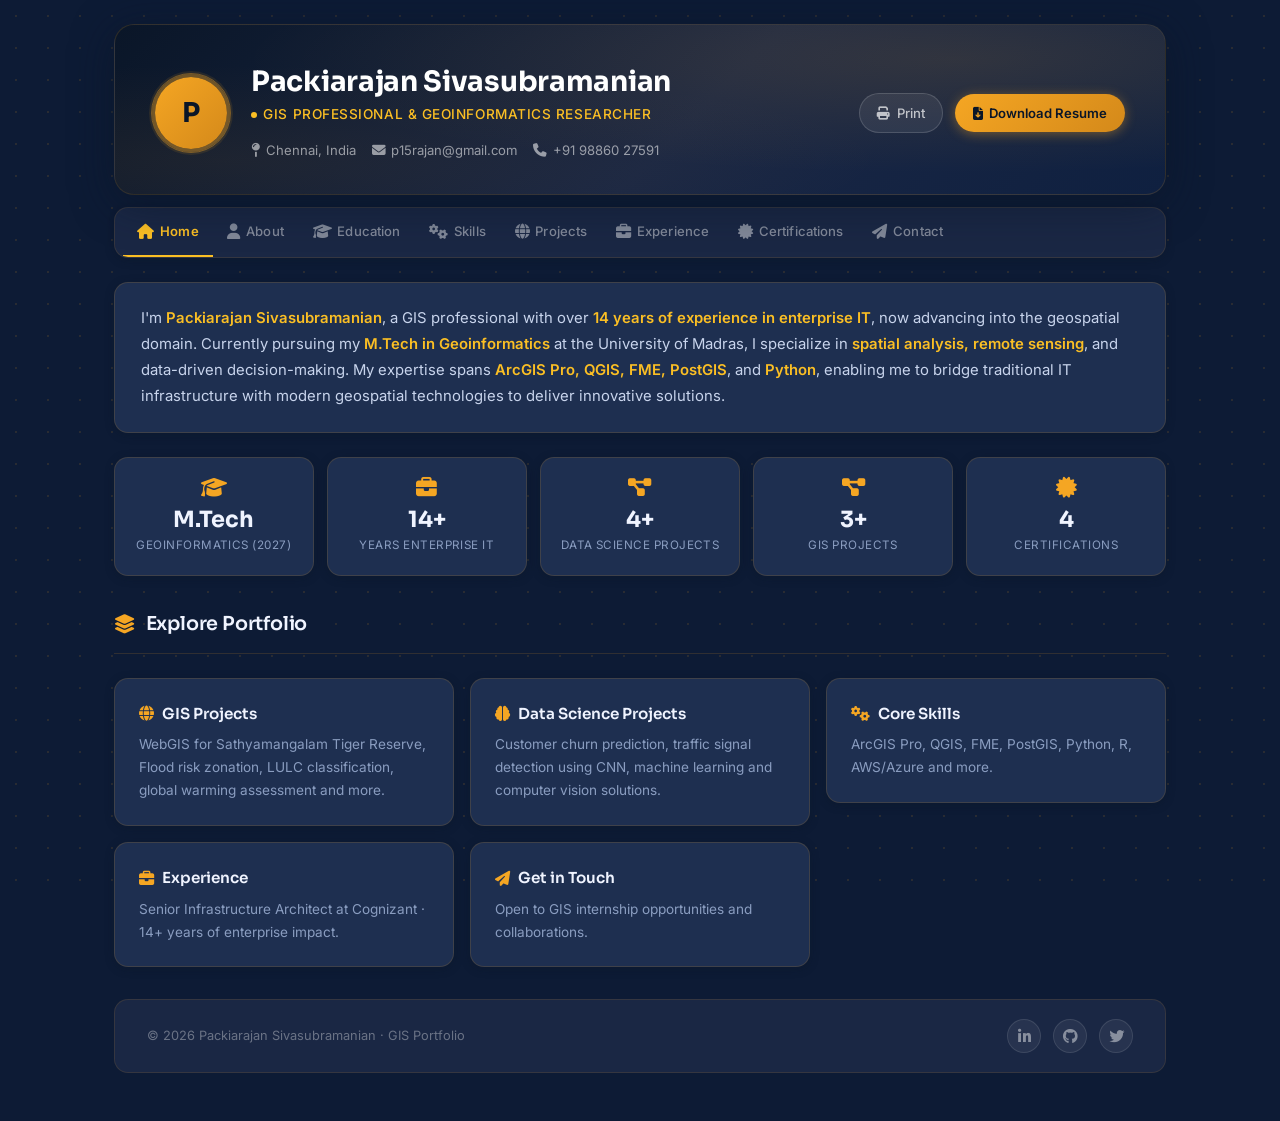
<file: index.html>
<!DOCTYPE html>
<html lang="en">
<head>
  <meta charset="UTF-8" />
  <meta name="viewport" content="width=device-width, initial-scale=1.0" />
  <title>Packiarajan · GIS Portfolio</title>
  <link rel="stylesheet" href="https://cdnjs.cloudflare.com/ajax/libs/font-awesome/6.4.0/css/all.min.css" />
  <link rel="stylesheet" href="css/style.css" />
</head>
<body>
<div class="page-shell">

  <!-- HERO -->
  <header class="hero">
    <div class="hero-inner">
      <div class="hero-left">
        <div class="avatar">P</div>
        <div>
          <div class="hero-name">Packiarajan Sivasubramanian</div>
          <div class="hero-role">GIS Professional &amp; Geoinformatics Researcher</div>
          <div class="hero-meta">
            <span><i class="fas fa-map-pin"></i> Chennai, India</span>
            <a href="mailto:p15rajan@gmail.com"><i class="fas fa-envelope"></i> p15rajan@gmail.com</a>
            <a href="tel:+919886027591"><i class="fas fa-phone"></i> +91 98860 27591</a>
          </div>
        </div>
      </div>
      <div class="hero-actions">
        <a href="#" onclick="window.print();return false;" class="btn btn-ghost"><i class="fas fa-print"></i> Print</a>
        <a href="#" class="btn btn-primary" id="downloadBtn"><i class="fas fa-file-arrow-down"></i> Download Resume</a>
      </div>
    </div>
  </header>

  <!-- NAV -->
  <div class="nav-wrap">
    <nav>
      <a href="index.html" class="active"><i class="fas fa-home"></i> Home</a>
      <a href="about.html"><i class="fas fa-user"></i> About</a>
      <a href="education.html"><i class="fas fa-graduation-cap"></i> Education</a>
      <a href="skills.html"><i class="fas fa-cogs"></i> Skills</a>
      <a href="projects.html"><i class="fas fa-globe"></i> Projects</a>
      <a href="experience.html"><i class="fas fa-briefcase"></i> Experience</a>
      <a href="certifications.html"><i class="fas fa-certificate"></i> Certifications</a>
      <a href="contact.html"><i class="fas fa-paper-plane"></i> Contact</a>
    </nav>
  </div>

  <!-- WELCOME BLOCK -->
  <div class="welcome-block" style="max-width:100%;">
    <p style="max-width:100%;">
      I'm <strong>Packiarajan Sivasubramanian</strong>, a GIS professional with over
      <strong>14 years of experience in enterprise IT</strong>, now advancing into the geospatial domain.
      Currently pursuing my <strong>M.Tech in Geoinformatics</strong> at the University of Madras,
      I specialize in <strong>spatial analysis, remote sensing</strong>, and data-driven decision-making.
      My expertise spans <strong>ArcGIS Pro, QGIS, FME, PostGIS</strong>, and <strong>Python</strong>,
      enabling me to bridge traditional IT infrastructure with modern geospatial technologies
      to deliver innovative solutions.
    </p>
  </div>

  <!-- STATS -->
  <div class="stats-grid">
    <div class="stat-card">
      <i class="fas fa-graduation-cap"></i>
      <div class="number">M.Tech</div>
      <div class="label">Geoinformatics (2027)</div>
    </div>
    <div class="stat-card">
      <i class="fas fa-briefcase"></i>
      <div class="number">14+</div>
      <div class="label">Years Enterprise IT</div>
    </div>
    <div class="stat-card">
      <i class="fas fa-diagram-project"></i>
      <div class="number">4+</div>
      <div class="label">Data Science Projects</div>
    </div>
    <div class="stat-card">
      <i class="fas fa-diagram-project"></i>
      <div class="number">3+</div>
      <div class="label">GIS Projects</div>
    </div>
    <div class="stat-card">
      <i class="fas fa-certificate"></i>
      <div class="number">4</div>
      <div class="label">Certifications</div>
    </div>
  </div>

  <!-- QUICK LINKS -->
  <div class="section-header">
    <i class="fas fa-layer-group"></i>
    <h2>Explore Portfolio</h2>
  </div>
  <div class="card-grid">
    <a href="projects.html" style="text-decoration:none;">
      <div class="card" style="cursor:pointer;">
        <h3><i class="fas fa-globe"></i> GIS Projects</h3>
        <p style="font-size:0.85rem;color:var(--text-muted);margin-top:0.4rem;">WebGIS for Sathyamangalam Tiger Reserve, Flood risk zonation, LULC classification, global warming assessment and more.</p>
      </div>
    </a>
    <a href="projects.html#ds" style="text-decoration:none;">
      <div class="card" style="cursor:pointer;">
        <h3><i class="fas fa-brain"></i> Data Science Projects</h3>
        <p style="font-size:0.85rem;color:var(--text-muted);margin-top:0.4rem;">Customer churn prediction, traffic signal detection using CNN, machine learning and computer vision solutions.</p>
      </div>
    </a>
    <a href="skills.html" style="text-decoration:none;">
      <div class="card" style="cursor:pointer;">
        <h3><i class="fas fa-cogs"></i> Core Skills</h3>
        <p style="font-size:0.85rem;color:var(--text-muted);margin-top:0.4rem;">ArcGIS Pro, QGIS, FME, PostGIS, Python, R, AWS/Azure and more.</p>
      </div>
    </a>
    <a href="experience.html" style="text-decoration:none;">
      <div class="card" style="cursor:pointer;">
        <h3><i class="fas fa-briefcase"></i> Experience</h3>
        <p style="font-size:0.85rem;color:var(--text-muted);margin-top:0.4rem;">Senior Infrastructure Architect at Cognizant · 14+ years of enterprise impact.</p>
      </div>
    </a>
    <a href="contact.html" style="text-decoration:none;">
      <div class="card" style="cursor:pointer;">
        <h3><i class="fas fa-paper-plane"></i> Get in Touch</h3>
        <p style="font-size:0.85rem;color:var(--text-muted);margin-top:0.4rem;">Open to GIS internship opportunities and collaborations.</p>
      </div>
    </a>
  </div>

  <!-- FOOTER -->
  <footer>
    <span>© 2026 Packiarajan Sivasubramanian · GIS Portfolio</span>
    <div class="social-links">
      <a href="#" title="LinkedIn"><i class="fab fa-linkedin-in"></i></a>
      <a href="#" title="GitHub"><i class="fab fa-github"></i></a>
      <a href="#" title="Twitter"><i class="fab fa-twitter"></i></a>
    </div>
  </footer>

</div>
<script>
(function(){
  document.getElementById("downloadBtn").addEventListener("click", function(e){
    e.preventDefault();
    var a = document.createElement("a");
    a.href = "Packiarajan_GIS_Resume.pdf";
    a.download = "Packiarajan_GIS_Resume.pdf";
    document.body.appendChild(a);
    a.click();
    document.body.removeChild(a);
  });
})();
</script>
</body>
</html>
</file>
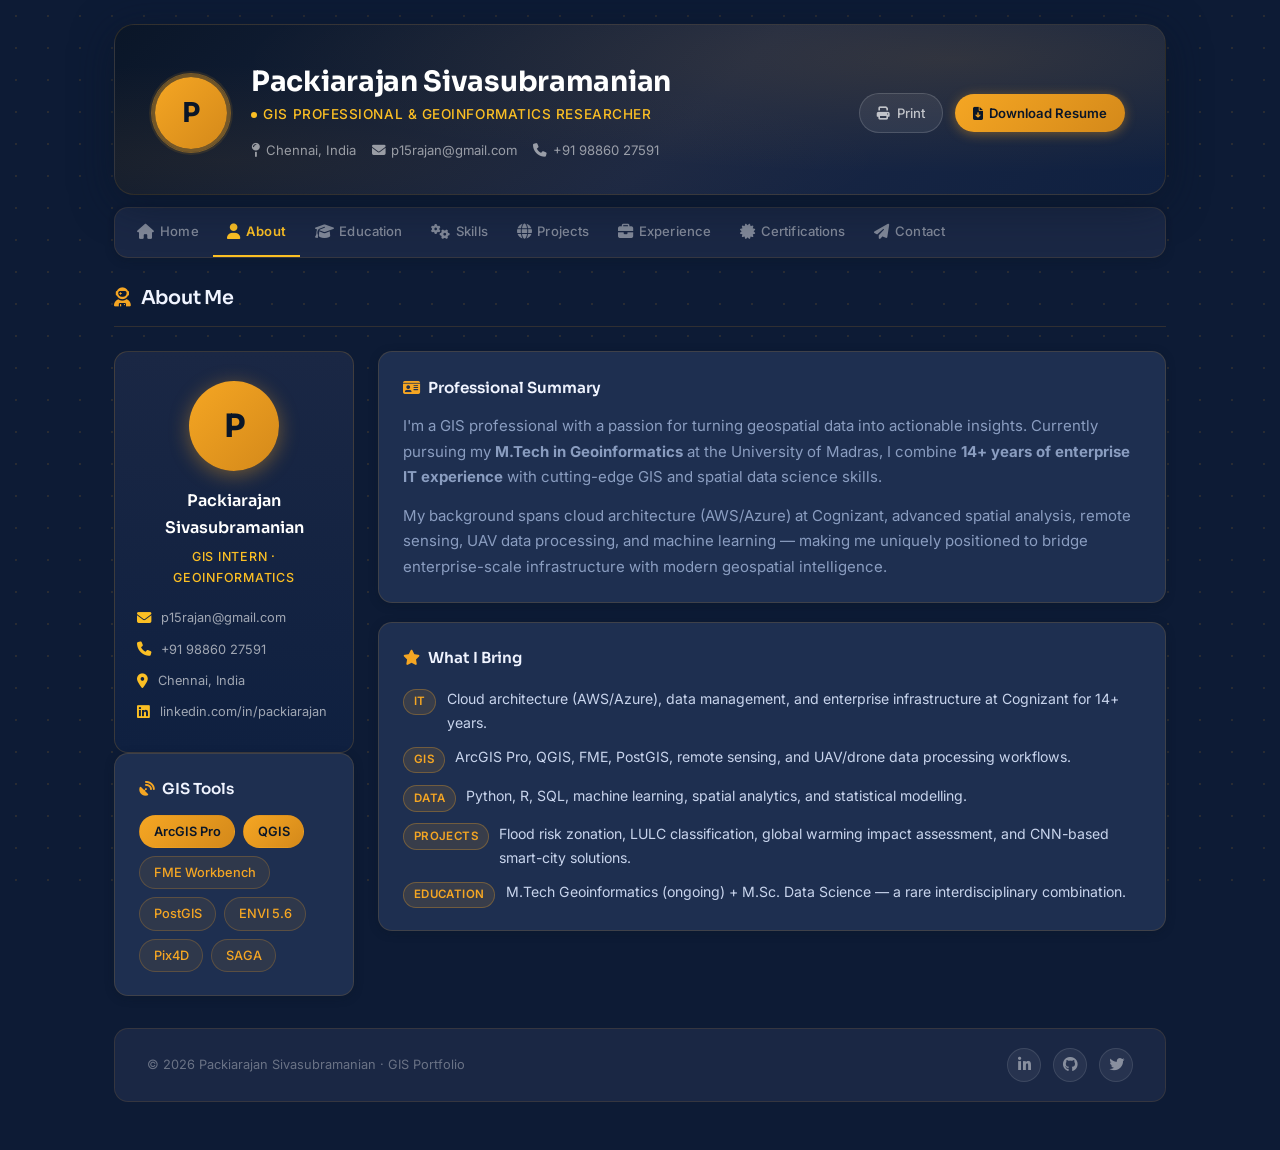
<file: about.html>
<!DOCTYPE html>
<html lang="en">
<head>
  <meta charset="UTF-8" />
  <meta name="viewport" content="width=device-width, initial-scale=1.0" />
  <title>About · Packiarajan</title>
  <link rel="stylesheet" href="https://cdnjs.cloudflare.com/ajax/libs/font-awesome/6.4.0/css/all.min.css" />
  <link rel="stylesheet" href="css/style.css" />
</head>
<body>
<div class="page-shell">

  <header class="hero">
    <div class="hero-inner">
      <div class="hero-left">
        <div class="avatar">P</div>
        <div>
          <div class="hero-name">Packiarajan Sivasubramanian</div>
          <div class="hero-role">GIS Professional &amp; Geoinformatics Researcher</div>
          <div class="hero-meta">
            <span><i class="fas fa-map-pin"></i> Chennai, India</span>
            <a href="mailto:p15rajan@gmail.com"><i class="fas fa-envelope"></i> p15rajan@gmail.com</a>
            <a href="tel:+919886027591"><i class="fas fa-phone"></i> +91 98860 27591</a>
          </div>
        </div>
      </div>
      <div class="hero-actions">
        <a href="#" onclick="window.print();return false;" class="btn btn-ghost"><i class="fas fa-print"></i> Print</a>
        <a href="#" class="btn btn-primary" id="downloadBtn"><i class="fas fa-file-arrow-down"></i> Download Resume</a>
      </div>
    </div>
  </header>

  <div class="nav-wrap">
    <nav>
      <a href="index.html"><i class="fas fa-home"></i> Home</a>
      <a href="about.html" class="active"><i class="fas fa-user"></i> About</a>
      <a href="education.html"><i class="fas fa-graduation-cap"></i> Education</a>
      <a href="skills.html"><i class="fas fa-cogs"></i> Skills</a>
      <a href="projects.html"><i class="fas fa-globe"></i> Projects</a>
      <a href="experience.html"><i class="fas fa-briefcase"></i> Experience</a>
      <a href="certifications.html"><i class="fas fa-certificate"></i> Certifications</a>
      <a href="contact.html"><i class="fas fa-paper-plane"></i> Contact</a>
    </nav>
  </div>

  <div class="section-header">
    <i class="fas fa-user-astronaut"></i>
    <h2>About Me</h2>
  </div>

  <div class="about-grid">
    <!-- Sidebar -->
    <div class="about-sidebar">
      <div class="profile-card">
        <div class="big-avatar">P</div>
        <h3>Packiarajan Sivasubramanian</h3>
        <div class="title">GIS Intern · Geoinformatics</div>
        <div class="contact-list">
          <a href="mailto:p15rajan@gmail.com"><i class="fas fa-envelope"></i> p15rajan@gmail.com</a>
          <a href="tel:+919886027591"><i class="fas fa-phone"></i> +91 98860 27591</a>
          <a href="#"><i class="fas fa-map-marker-alt"></i> Chennai, India</a>
          <a href="#"><i class="fab fa-linkedin"></i> linkedin.com/in/packiarajan</a>
        </div>
      </div>

      <div class="card">
        <h3 style="margin-bottom:0.8rem;"><i class="fas fa-satellite-dish"></i> GIS Tools</h3>
        <div class="skill-tags">
          <span class="skill-tag primary">ArcGIS Pro</span>
          <span class="skill-tag primary">QGIS</span>
          <span class="skill-tag">FME Workbench</span>
          <span class="skill-tag">PostGIS</span>
          <span class="skill-tag">ENVI 5.6</span>
          <span class="skill-tag">Pix4D</span>
          <span class="skill-tag">SAGA</span>
        </div>
      </div>
    </div>

    <!-- Main content -->
    <div>
      <div class="card" style="margin-bottom:1.2rem;">
        <h3 style="margin-bottom:0.8rem;"><i class="fas fa-id-card"></i> Professional Summary</h3>
        <p style="margin-bottom:0.8rem;">
          I'm a GIS professional with a passion for turning geospatial data into actionable insights.
          Currently pursuing my <strong>M.Tech in Geoinformatics</strong> at the University of Madras,
          I combine <strong>14+ years of enterprise IT experience</strong> with cutting-edge GIS and spatial data science skills.
        </p>
        <p>
          My background spans cloud architecture (AWS/Azure) at Cognizant, advanced spatial analysis, remote sensing,
          UAV data processing, and machine learning — making me uniquely positioned to bridge enterprise-scale
          infrastructure with modern geospatial intelligence.
        </p>
      </div>

      <div class="card">
        <h3 style="margin-bottom:1rem;"><i class="fas fa-star"></i> What I Bring</h3>
        <ul class="highlight-list">
          <li>
            <span class="tag">IT</span>
            Cloud architecture (AWS/Azure), data management, and enterprise infrastructure at Cognizant for 14+ years.
          </li>
          <li>
            <span class="tag">GIS</span>
            ArcGIS Pro, QGIS, FME, PostGIS, remote sensing, and UAV/drone data processing workflows.
          </li>
          <li>
            <span class="tag">Data</span>
            Python, R, SQL, machine learning, spatial analytics, and statistical modelling.
          </li>
          <li>
            <span class="tag">Projects</span>
            Flood risk zonation, LULC classification, global warming impact assessment, and CNN-based smart-city solutions.
          </li>
          <li>
            <span class="tag">Education</span>
            M.Tech Geoinformatics (ongoing) + M.Sc. Data Science — a rare interdisciplinary combination.
          </li>
        </ul>
      </div>
    </div>
  </div>

  <footer>
    <span>© 2026 Packiarajan Sivasubramanian · GIS Portfolio</span>
    <div class="social-links">
      <a href="#" title="LinkedIn"><i class="fab fa-linkedin-in"></i></a>
      <a href="#" title="GitHub"><i class="fab fa-github"></i></a>
      <a href="#" title="Twitter"><i class="fab fa-twitter"></i></a>
    </div>
  </footer>
</div>
<script>
(function(){
  document.getElementById("downloadBtn").addEventListener("click", function(e){
    e.preventDefault();
    var a = document.createElement("a");
    a.href = "Packiarajan_GIS_Resume.pdf";
    a.download = "Packiarajan_GIS_Resume.pdf";
    document.body.appendChild(a);
    a.click();
    document.body.removeChild(a);
  });
})();
</script>
</body>
</html>
</file>
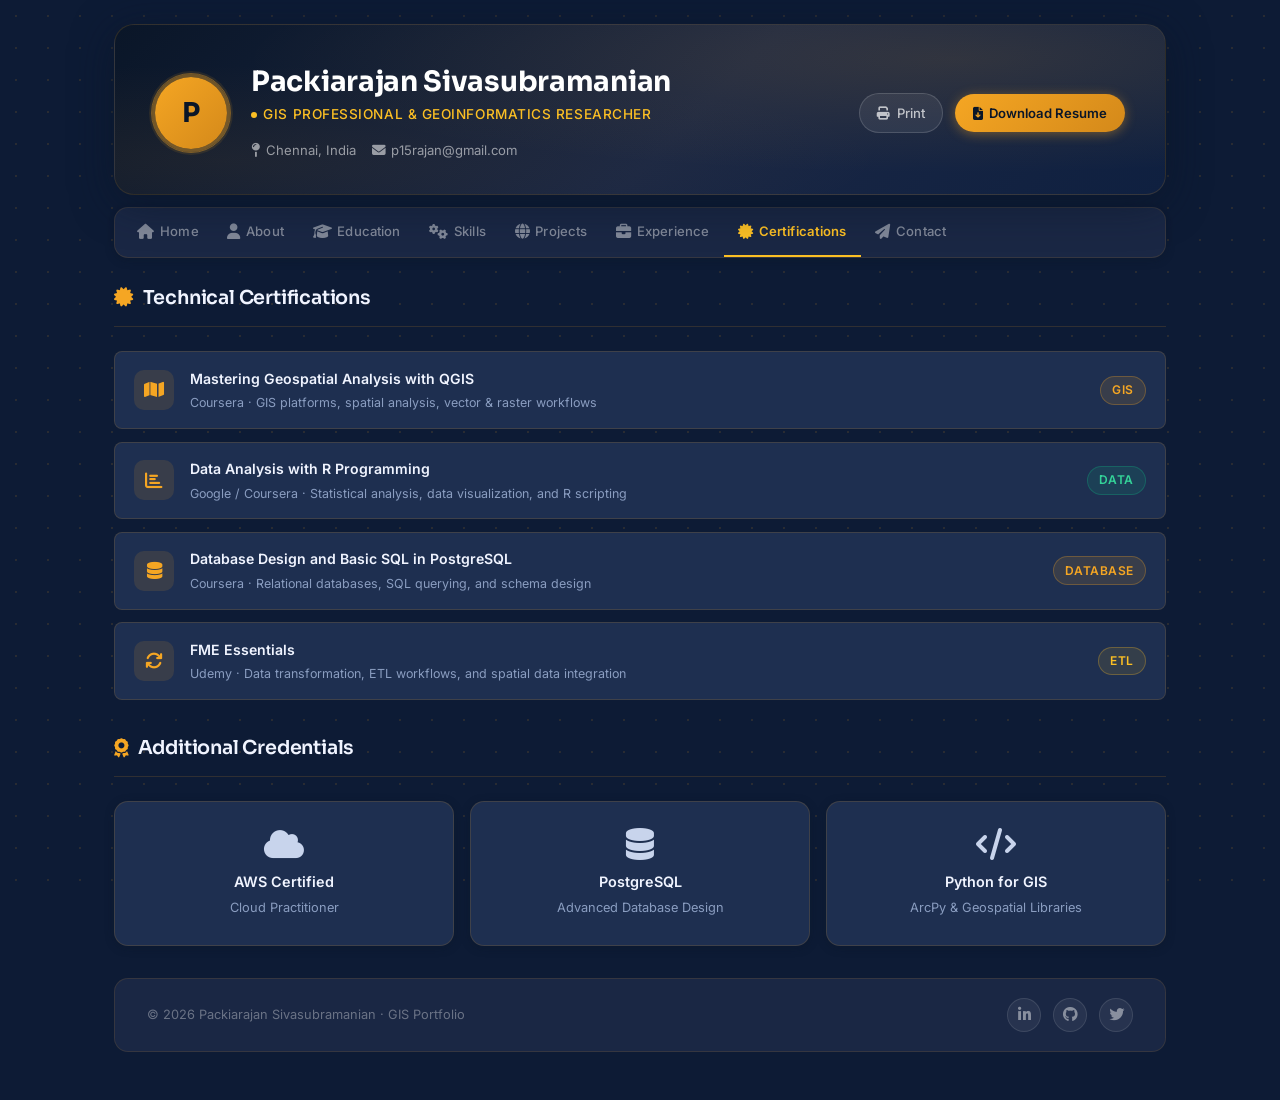
<file: certifications.html>
<!DOCTYPE html>
<html lang="en">
<head>
  <meta charset="UTF-8" />
  <meta name="viewport" content="width=device-width, initial-scale=1.0" />
  <title>Certifications · Packiarajan</title>
  <link rel="stylesheet" href="https://cdnjs.cloudflare.com/ajax/libs/font-awesome/6.4.0/css/all.min.css" />
  <link rel="stylesheet" href="css/style.css" />
</head>
<body>
<div class="page-shell">

  <header class="hero">
    <div class="hero-inner">
      <div class="hero-left">
        <div class="avatar">P</div>
        <div>
          <div class="hero-name">Packiarajan Sivasubramanian</div>
          <div class="hero-role">GIS Professional &amp; Geoinformatics Researcher</div>
          <div class="hero-meta">
            <span><i class="fas fa-map-pin"></i> Chennai, India</span>
            <a href="mailto:p15rajan@gmail.com"><i class="fas fa-envelope"></i> p15rajan@gmail.com</a>
          </div>
        </div>
      </div>
      <div class="hero-actions">
        <a href="#" onclick="window.print();return false;" class="btn btn-ghost"><i class="fas fa-print"></i> Print</a>
        <a href="#" class="btn btn-primary" id="downloadBtn"><i class="fas fa-file-arrow-down"></i> Download Resume</a>
      </div>
    </div>
  </header>

  <div class="nav-wrap">
    <nav>
      <a href="index.html"><i class="fas fa-home"></i> Home</a>
      <a href="about.html"><i class="fas fa-user"></i> About</a>
      <a href="education.html"><i class="fas fa-graduation-cap"></i> Education</a>
      <a href="skills.html"><i class="fas fa-cogs"></i> Skills</a>
      <a href="projects.html"><i class="fas fa-globe"></i> Projects</a>
      <a href="experience.html"><i class="fas fa-briefcase"></i> Experience</a>
      <a href="certifications.html" class="active"><i class="fas fa-certificate"></i> Certifications</a>
      <a href="contact.html"><i class="fas fa-paper-plane"></i> Contact</a>
    </nav>
  </div>

  <div class="section-header">
    <i class="fas fa-certificate"></i>
    <h2>Technical Certifications</h2>
  </div>

  <div style="display:flex;flex-direction:column;gap:0.8rem;margin-bottom:2rem;">

    <div class="cert-item">
      <div class="cert-icon"><i class="fas fa-map"></i></div>
      <div>
        <h4>Mastering Geospatial Analysis with QGIS</h4>
        <p>Coursera · GIS platforms, spatial analysis, vector &amp; raster workflows</p>
      </div>
      <span class="badge" style="margin-left:auto;white-space:nowrap;">GIS</span>
    </div>

    <div class="cert-item">
      <div class="cert-icon"><i class="fas fa-chart-bar"></i></div>
      <div>
        <h4>Data Analysis with R Programming</h4>
        <p>Google / Coursera · Statistical analysis, data visualization, and R scripting</p>
      </div>
      <span class="badge green" style="margin-left:auto;white-space:nowrap;">Data</span>
    </div>

    <div class="cert-item">
      <div class="cert-icon"><i class="fas fa-database"></i></div>
      <div>
        <h4>Database Design and Basic SQL in PostgreSQL</h4>
        <p>Coursera · Relational databases, SQL querying, and schema design</p>
      </div>
      <span class="badge" style="margin-left:auto;white-space:nowrap;">Database</span>
    </div>

    <div class="cert-item">
      <div class="cert-icon"><i class="fas fa-arrows-rotate"></i></div>
      <div>
        <h4>FME Essentials</h4>
        <p>Udemy · Data transformation, ETL workflows, and spatial data integration</p>
      </div>
      <span class="badge amber" style="margin-left:auto;white-space:nowrap;">ETL</span>
    </div>

  </div>

  <!-- Additional Credentials -->
  <div class="section-header">
    <i class="fas fa-award"></i>
    <h2>Additional Credentials</h2>
  </div>

  <div class="card-grid" style="grid-template-columns:repeat(auto-fit,minmax(200px,1fr));">
    <div class="card" style="text-align:center;padding:1.6rem 1rem;">
      <i class="fas fa-cloud" style="font-size:2rem;color:var(--teal-light);margin-bottom:0.6rem;display:block;"></i>
      <p style="font-weight:600;color:var(--text-primary);font-size:0.9rem;">AWS Certified</p>
      <p style="font-size:0.8rem;color:var(--text-muted);margin-top:0.2rem;">Cloud Practitioner</p>
    </div>
    <div class="card" style="text-align:center;padding:1.6rem 1rem;">
      <i class="fas fa-database" style="font-size:2rem;color:var(--teal-light);margin-bottom:0.6rem;display:block;"></i>
      <p style="font-weight:600;color:var(--text-primary);font-size:0.9rem;">PostgreSQL</p>
      <p style="font-size:0.8rem;color:var(--text-muted);margin-top:0.2rem;">Advanced Database Design</p>
    </div>
    <div class="card" style="text-align:center;padding:1.6rem 1rem;">
      <i class="fas fa-code" style="font-size:2rem;color:var(--teal-light);margin-bottom:0.6rem;display:block;"></i>
      <p style="font-weight:600;color:var(--text-primary);font-size:0.9rem;">Python for GIS</p>
      <p style="font-size:0.8rem;color:var(--text-muted);margin-top:0.2rem;">ArcPy &amp; Geospatial Libraries</p>
    </div>
  </div>

  <footer>
    <span>© 2026 Packiarajan Sivasubramanian · GIS Portfolio</span>
    <div class="social-links">
      <a href="#" title="LinkedIn"><i class="fab fa-linkedin-in"></i></a>
      <a href="#" title="GitHub"><i class="fab fa-github"></i></a>
      <a href="#" title="Twitter"><i class="fab fa-twitter"></i></a>
    </div>
  </footer>
</div>
<script>
(function(){
  document.getElementById("downloadBtn").addEventListener("click", function(e){
    e.preventDefault();
    var a = document.createElement("a");
    a.href = "Packiarajan_GIS_Resume.pdf";
    a.download = "Packiarajan_GIS_Resume.pdf";
    document.body.appendChild(a);
    a.click();
    document.body.removeChild(a);
  });
})();
</script>
</body>
</html>
</file>
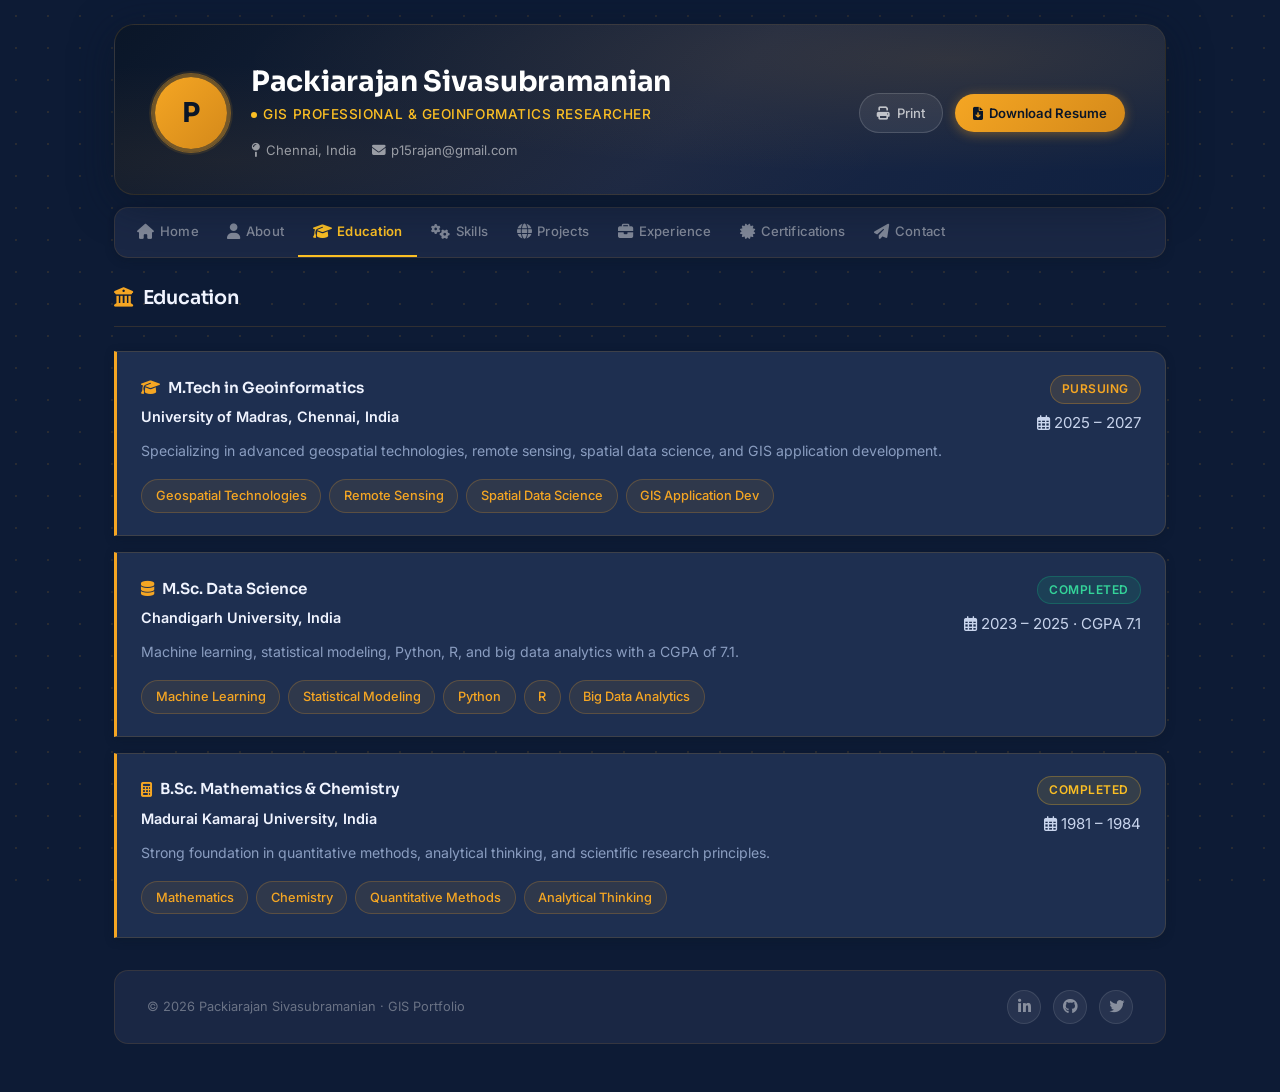
<file: education.html>
<!DOCTYPE html>
<html lang="en">
<head>
  <meta charset="UTF-8" />
  <meta name="viewport" content="width=device-width, initial-scale=1.0" />
  <title>Education · Packiarajan</title>
  <link rel="stylesheet" href="https://cdnjs.cloudflare.com/ajax/libs/font-awesome/6.4.0/css/all.min.css" />
  <link rel="stylesheet" href="css/style.css" />
</head>
<body>
<div class="page-shell">

  <header class="hero">
    <div class="hero-inner">
      <div class="hero-left">
        <div class="avatar">P</div>
        <div>
          <div class="hero-name">Packiarajan Sivasubramanian</div>
          <div class="hero-role">GIS Professional &amp; Geoinformatics Researcher</div>
          <div class="hero-meta">
            <span><i class="fas fa-map-pin"></i> Chennai, India</span>
            <a href="mailto:p15rajan@gmail.com"><i class="fas fa-envelope"></i> p15rajan@gmail.com</a>
          </div>
        </div>
      </div>
      <div class="hero-actions">
        <a href="#" onclick="window.print();return false;" class="btn btn-ghost"><i class="fas fa-print"></i> Print</a>
        <a href="#" class="btn btn-primary" id="downloadBtn"><i class="fas fa-file-arrow-down"></i> Download Resume</a>
      </div>
    </div>
  </header>

  <div class="nav-wrap">
    <nav>
      <a href="index.html"><i class="fas fa-home"></i> Home</a>
      <a href="about.html"><i class="fas fa-user"></i> About</a>
      <a href="education.html" class="active"><i class="fas fa-graduation-cap"></i> Education</a>
      <a href="skills.html"><i class="fas fa-cogs"></i> Skills</a>
      <a href="projects.html"><i class="fas fa-globe"></i> Projects</a>
      <a href="experience.html"><i class="fas fa-briefcase"></i> Experience</a>
      <a href="certifications.html"><i class="fas fa-certificate"></i> Certifications</a>
      <a href="contact.html"><i class="fas fa-paper-plane"></i> Contact</a>
    </nav>
  </div>

  <div class="section-header">
    <i class="fas fa-university"></i>
    <h2>Education</h2>
  </div>

  <div class="card-grid" style="grid-template-columns:1fr;">

    <!-- M.Tech -->
    <div class="card edu-card">
      <div style="display:flex;align-items:flex-start;justify-content:space-between;gap:1rem;flex-wrap:wrap;">
        <div>
          <h3><i class="fas fa-graduation-cap"></i> M.Tech in Geoinformatics</h3>
          <p style="font-size:0.9rem;font-weight:600;color:var(--text-primary);margin:0.3rem 0;">University of Madras, Chennai, India</p>
          <p style="margin-top:0.6rem;color:var(--text-muted);font-size:0.88rem;">
            Specializing in advanced geospatial technologies, remote sensing, spatial data science, and GIS application development.
          </p>
        </div>
        <div style="text-align:right;flex-shrink:0;">
          <span class="badge" style="display:inline-block;margin-bottom:0.4rem;">Pursuing</span>
          <div class="meta"><i class="far fa-calendar-alt"></i> 2025 – 2027</div>
        </div>
      </div>
      <div style="margin-top:1rem;display:flex;flex-wrap:wrap;gap:0.5rem;">
        <span class="skill-tag">Geospatial Technologies</span>
        <span class="skill-tag">Remote Sensing</span>
        <span class="skill-tag">Spatial Data Science</span>
        <span class="skill-tag">GIS Application Dev</span>
      </div>
    </div>

    <!-- M.Sc -->
    <div class="card edu-card">
      <div style="display:flex;align-items:flex-start;justify-content:space-between;gap:1rem;flex-wrap:wrap;">
        <div>
          <h3><i class="fas fa-database"></i> M.Sc. Data Science</h3>
          <p style="font-size:0.9rem;font-weight:600;color:var(--text-primary);margin:0.3rem 0;">Chandigarh University, India</p>
          <p style="margin-top:0.6rem;color:var(--text-muted);font-size:0.88rem;">
            Machine learning, statistical modeling, Python, R, and big data analytics with a CGPA of 7.1.
          </p>
        </div>
        <div style="text-align:right;flex-shrink:0;">
          <span class="badge green" style="display:inline-block;margin-bottom:0.4rem;">Completed</span>
          <div class="meta"><i class="far fa-calendar-alt"></i> 2023 – 2025 · CGPA 7.1</div>
        </div>
      </div>
      <div style="margin-top:1rem;display:flex;flex-wrap:wrap;gap:0.5rem;">
        <span class="skill-tag">Machine Learning</span>
        <span class="skill-tag">Statistical Modeling</span>
        <span class="skill-tag">Python</span>
        <span class="skill-tag">R</span>
        <span class="skill-tag">Big Data Analytics</span>
      </div>
    </div>

    <!-- B.Sc -->
    <div class="card edu-card">
      <div style="display:flex;align-items:flex-start;justify-content:space-between;gap:1rem;flex-wrap:wrap;">
        <div>
          <h3><i class="fas fa-calculator"></i> B.Sc. Mathematics &amp; Chemistry</h3>
          <p style="font-size:0.9rem;font-weight:600;color:var(--text-primary);margin:0.3rem 0;">Madurai Kamaraj University, India</p>
          <p style="margin-top:0.6rem;color:var(--text-muted);font-size:0.88rem;">
            Strong foundation in quantitative methods, analytical thinking, and scientific research principles.
          </p>
        </div>
        <div style="text-align:right;flex-shrink:0;">
          <span class="badge amber" style="display:inline-block;margin-bottom:0.4rem;">Completed</span>
          <div class="meta"><i class="far fa-calendar-alt"></i> 1981 – 1984</div>
        </div>
      </div>
      <div style="margin-top:1rem;display:flex;flex-wrap:wrap;gap:0.5rem;">
        <span class="skill-tag">Mathematics</span>
        <span class="skill-tag">Chemistry</span>
        <span class="skill-tag">Quantitative Methods</span>
        <span class="skill-tag">Analytical Thinking</span>
      </div>
    </div>

  </div>

  <footer>
    <span>© 2026 Packiarajan Sivasubramanian · GIS Portfolio</span>
    <div class="social-links">
      <a href="#" title="LinkedIn"><i class="fab fa-linkedin-in"></i></a>
      <a href="#" title="GitHub"><i class="fab fa-github"></i></a>
      <a href="#" title="Twitter"><i class="fab fa-twitter"></i></a>
    </div>
  </footer>
</div>
<script>
(function(){
  document.getElementById("downloadBtn").addEventListener("click", function(e){
    e.preventDefault();
    var a = document.createElement("a");
    a.href = "Packiarajan_GIS_Resume.pdf";
    a.download = "Packiarajan_GIS_Resume.pdf";
    document.body.appendChild(a);
    a.click();
    document.body.removeChild(a);
  });
})();
</script>
</body>
</html>
</file>
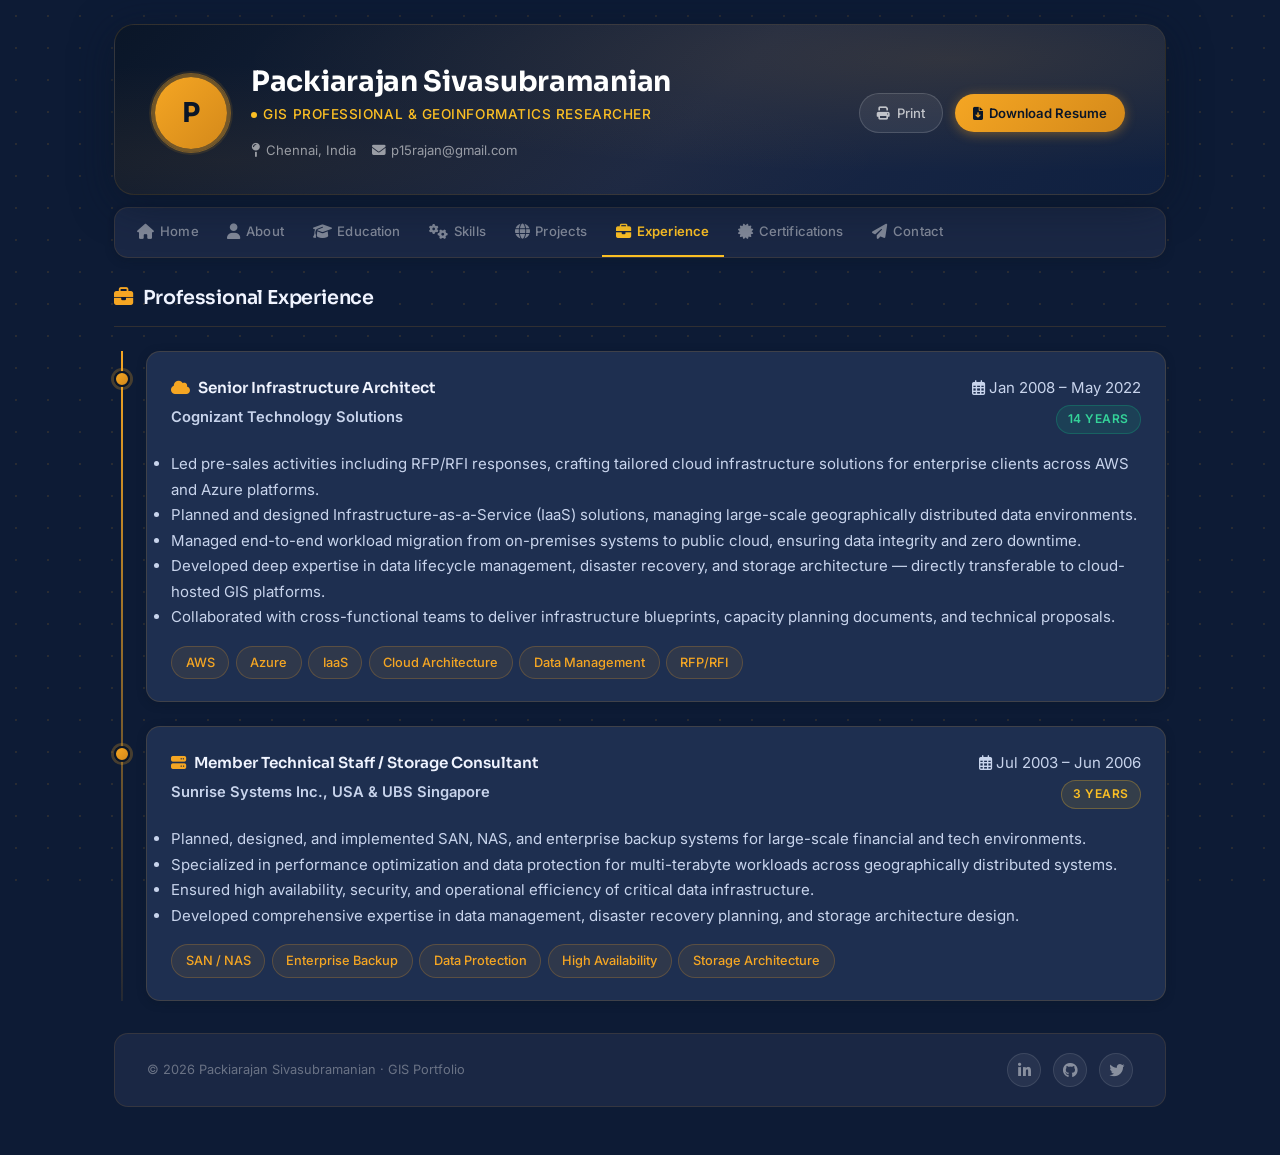
<file: experience.html>
<!DOCTYPE html>
<html lang="en">
<head>
  <meta charset="UTF-8" />
  <meta name="viewport" content="width=device-width, initial-scale=1.0" />
  <title>Experience · Packiarajan</title>
  <link rel="stylesheet" href="https://cdnjs.cloudflare.com/ajax/libs/font-awesome/6.4.0/css/all.min.css" />
  <link rel="stylesheet" href="css/style.css" />
</head>
<body>
<div class="page-shell">

  <header class="hero">
    <div class="hero-inner">
      <div class="hero-left">
        <div class="avatar">P</div>
        <div>
          <div class="hero-name">Packiarajan Sivasubramanian</div>
          <div class="hero-role">GIS Professional &amp; Geoinformatics Researcher</div>
          <div class="hero-meta">
            <span><i class="fas fa-map-pin"></i> Chennai, India</span>
            <a href="mailto:p15rajan@gmail.com"><i class="fas fa-envelope"></i> p15rajan@gmail.com</a>
          </div>
        </div>
      </div>
      <div class="hero-actions">
        <a href="#" onclick="window.print();return false;" class="btn btn-ghost"><i class="fas fa-print"></i> Print</a>
        <a href="#" class="btn btn-primary" id="downloadBtn"><i class="fas fa-file-arrow-down"></i> Download Resume</a>
      </div>
    </div>
  </header>

  <div class="nav-wrap">
    <nav>
      <a href="index.html"><i class="fas fa-home"></i> Home</a>
      <a href="about.html"><i class="fas fa-user"></i> About</a>
      <a href="education.html"><i class="fas fa-graduation-cap"></i> Education</a>
      <a href="skills.html"><i class="fas fa-cogs"></i> Skills</a>
      <a href="projects.html"><i class="fas fa-globe"></i> Projects</a>
      <a href="experience.html" class="active"><i class="fas fa-briefcase"></i> Experience</a>
      <a href="certifications.html"><i class="fas fa-certificate"></i> Certifications</a>
      <a href="contact.html"><i class="fas fa-paper-plane"></i> Contact</a>
    </nav>
  </div>

  <div class="section-header">
    <i class="fas fa-briefcase"></i>
    <h2>Professional Experience</h2>
  </div>

  <div class="timeline">

    <!-- Cognizant -->
    <div class="timeline-item">
      <div class="timeline-dot"></div>
      <div class="card">
        <div style="display:flex;align-items:flex-start;justify-content:space-between;gap:1rem;flex-wrap:wrap;">
          <div>
            <h3><i class="fas fa-cloud"></i> Senior Infrastructure Architect</h3>
            <p style="font-size:0.92rem;font-weight:600;color:var(--teal-mid);margin:0.3rem 0;">Cognizant Technology Solutions</p>
          </div>
          <div style="text-align:right;flex-shrink:0;">
            <div class="meta"><i class="far fa-calendar-alt"></i> Jan 2008 – May 2022</div>
            <span class="badge green" style="margin-top:0.3rem;display:inline-block;">14 Years</span>
          </div>
        </div>
        <ul style="margin-top:1rem;">
          <li>Led pre-sales activities including RFP/RFI responses, crafting tailored cloud infrastructure solutions for enterprise clients across AWS and Azure platforms.</li>
          <li>Planned and designed Infrastructure-as-a-Service (IaaS) solutions, managing large-scale geographically distributed data environments.</li>
          <li>Managed end-to-end workload migration from on-premises systems to public cloud, ensuring data integrity and zero downtime.</li>
          <li>Developed deep expertise in data lifecycle management, disaster recovery, and storage architecture — directly transferable to cloud-hosted GIS platforms.</li>
          <li>Collaborated with cross-functional teams to deliver infrastructure blueprints, capacity planning documents, and technical proposals.</li>
        </ul>
        <div style="margin-top:1rem;display:flex;flex-wrap:wrap;gap:0.4rem;">
          <span class="skill-tag">AWS</span>
          <span class="skill-tag">Azure</span>
          <span class="skill-tag">IaaS</span>
          <span class="skill-tag">Cloud Architecture</span>
          <span class="skill-tag">Data Management</span>
          <span class="skill-tag">RFP/RFI</span>
        </div>
      </div>
    </div>

    <!-- Sunrise / UBS -->
    <div class="timeline-item">
      <div class="timeline-dot"></div>
      <div class="card">
        <div style="display:flex;align-items:flex-start;justify-content:space-between;gap:1rem;flex-wrap:wrap;">
          <div>
            <h3><i class="fas fa-server"></i> Member Technical Staff / Storage Consultant</h3>
            <p style="font-size:0.92rem;font-weight:600;color:var(--teal-mid);margin:0.3rem 0;">Sunrise Systems Inc., USA &amp; UBS Singapore</p>
          </div>
          <div style="text-align:right;flex-shrink:0;">
            <div class="meta"><i class="far fa-calendar-alt"></i> Jul 2003 – Jun 2006</div>
            <span class="badge amber" style="margin-top:0.3rem;display:inline-block;">3 Years</span>
          </div>
        </div>
        <ul style="margin-top:1rem;">
          <li>Planned, designed, and implemented SAN, NAS, and enterprise backup systems for large-scale financial and tech environments.</li>
          <li>Specialized in performance optimization and data protection for multi-terabyte workloads across geographically distributed systems.</li>
          <li>Ensured high availability, security, and operational efficiency of critical data infrastructure.</li>
          <li>Developed comprehensive expertise in data management, disaster recovery planning, and storage architecture design.</li>
        </ul>
        <div style="margin-top:1rem;display:flex;flex-wrap:wrap;gap:0.4rem;">
          <span class="skill-tag">SAN / NAS</span>
          <span class="skill-tag">Enterprise Backup</span>
          <span class="skill-tag">Data Protection</span>
          <span class="skill-tag">High Availability</span>
          <span class="skill-tag">Storage Architecture</span>
        </div>
      </div>
    </div>

  </div>

  <footer>
    <span>© 2026 Packiarajan Sivasubramanian · GIS Portfolio</span>
    <div class="social-links">
      <a href="#" title="LinkedIn"><i class="fab fa-linkedin-in"></i></a>
      <a href="#" title="GitHub"><i class="fab fa-github"></i></a>
      <a href="#" title="Twitter"><i class="fab fa-twitter"></i></a>
    </div>
  </footer>
</div>
<script>
(function(){
  document.getElementById("downloadBtn").addEventListener("click", function(e){
    e.preventDefault();
    var a = document.createElement("a");
    a.href = "Packiarajan_GIS_Resume.pdf";
    a.download = "Packiarajan_GIS_Resume.pdf";
    document.body.appendChild(a);
    a.click();
    document.body.removeChild(a);
  });
})();
</script>
</body>
</html>
</file>
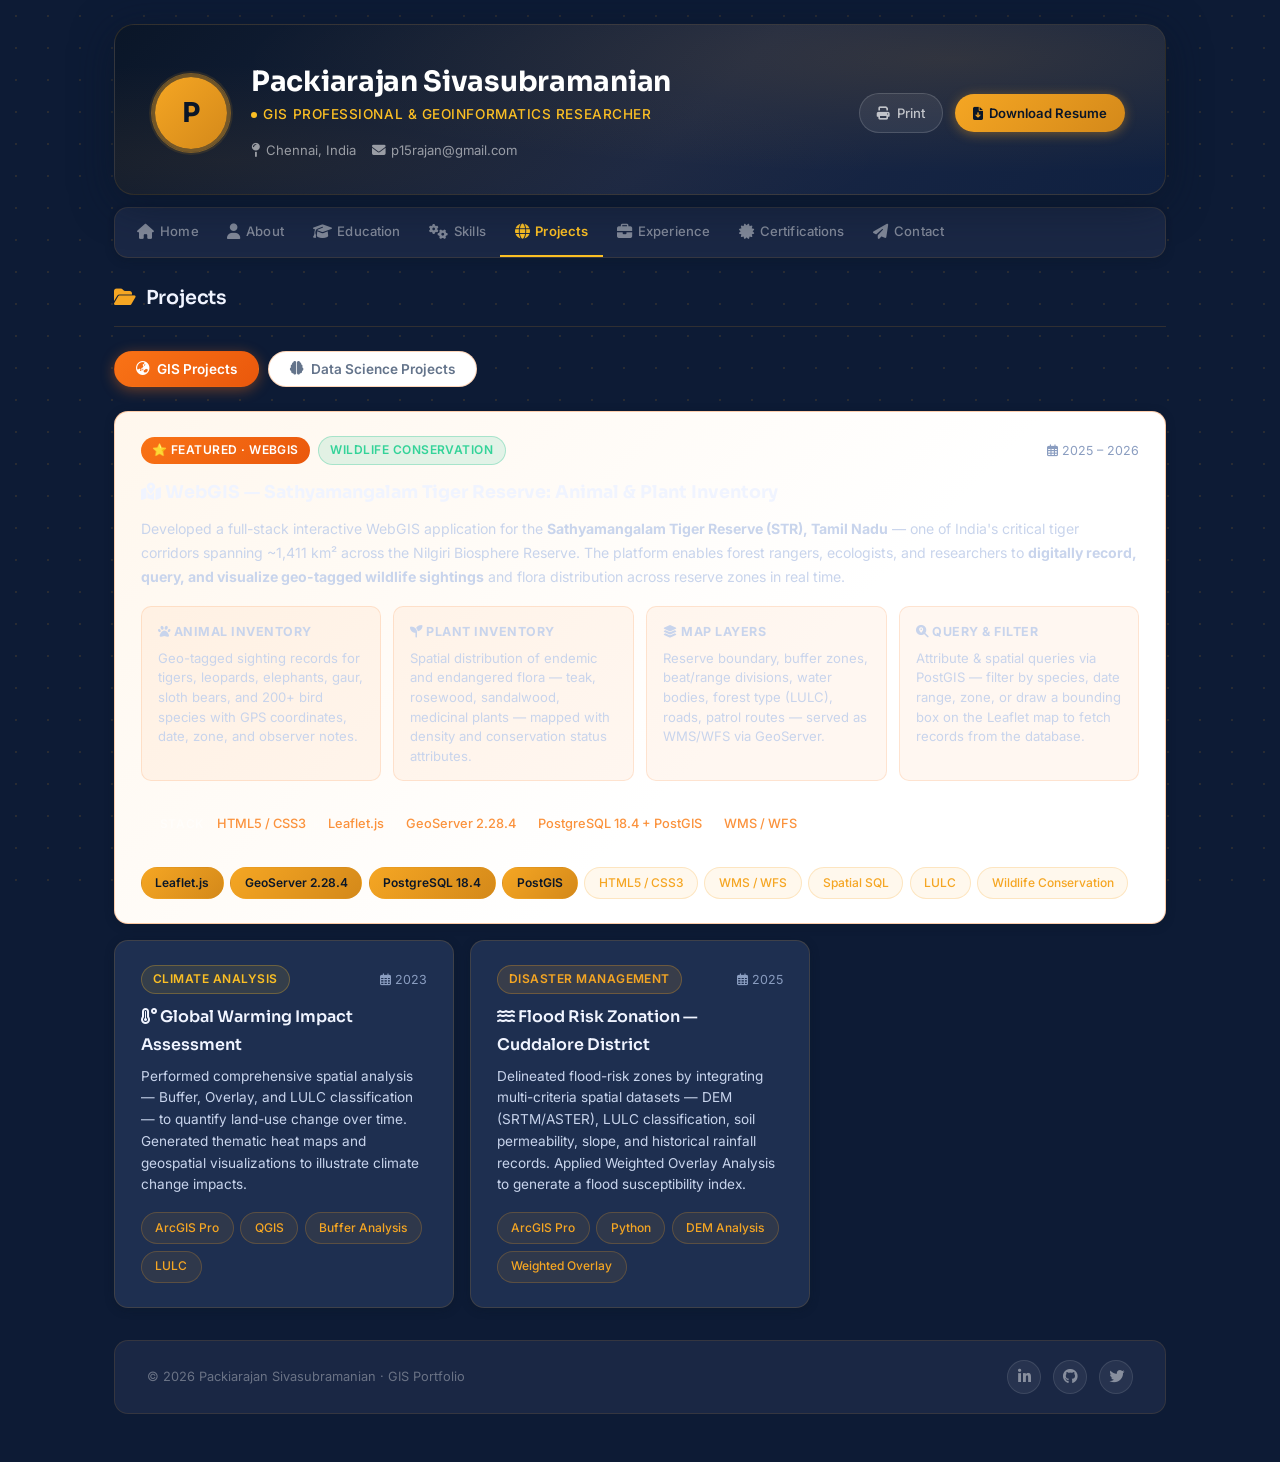
<file: projects.html>
<!DOCTYPE html>
<html lang="en">
<head>
  <meta charset="UTF-8" />
  <meta name="viewport" content="width=device-width, initial-scale=1.0" />
  <title>Projects · Packiarajan</title>
  <link rel="stylesheet" href="https://cdnjs.cloudflare.com/ajax/libs/font-awesome/6.4.0/css/all.min.css" />
  <link rel="stylesheet" href="css/style.css" />
</head>
<body>
<div class="page-shell">

  <header class="hero">
    <div class="hero-inner">
      <div class="hero-left">
        <div class="avatar">P</div>
        <div>
          <div class="hero-name">Packiarajan Sivasubramanian</div>
          <div class="hero-role">GIS Professional &amp; Geoinformatics Researcher</div>
          <div class="hero-meta">
            <span><i class="fas fa-map-pin"></i> Chennai, India</span>
            <a href="mailto:p15rajan@gmail.com"><i class="fas fa-envelope"></i> p15rajan@gmail.com</a>
          </div>
        </div>
      </div>
      <div class="hero-actions">
        <a href="#" onclick="window.print();return false;" class="btn btn-ghost"><i class="fas fa-print"></i> Print</a>
        <a href="#" class="btn btn-primary" id="downloadBtn"><i class="fas fa-file-arrow-down"></i> Download Resume</a>
      </div>
    </div>
  </header>

  <div class="nav-wrap">
    <nav>
      <a href="index.html"><i class="fas fa-home"></i> Home</a>
      <a href="about.html"><i class="fas fa-user"></i> About</a>
      <a href="education.html"><i class="fas fa-graduation-cap"></i> Education</a>
      <a href="skills.html"><i class="fas fa-cogs"></i> Skills</a>
      <a href="projects.html" class="active"><i class="fas fa-globe"></i> Projects</a>
      <a href="experience.html"><i class="fas fa-briefcase"></i> Experience</a>
      <a href="certifications.html"><i class="fas fa-certificate"></i> Certifications</a>
      <a href="contact.html"><i class="fas fa-paper-plane"></i> Contact</a>
    </nav>
  </div>

  <!-- ══ PROJECT TABS ══ -->
  <div class="section-header">
    <i class="fas fa-folder-open"></i>
    <h2>Projects</h2>
  </div>

  <!-- Tab Buttons -->
  <div class="proj-tabs">
    <button id="tab-gis" class="proj-tab active" onclick="switchTab('gis')">
      <i class="fas fa-globe-asia"></i> GIS Projects
    </button>
    <button id="tab-ds" class="proj-tab" onclick="switchTab('ds')">
      <i class="fas fa-brain"></i> Data Science Projects
    </button>
  </div>

  <!-- ══ GIS PROJECTS PANEL ══ -->
  <div id="panel-gis">
    <div class="card-grid">

      <!-- WebGIS — FEATURED (full width) -->
      <div class="project-card" style="grid-column:1/-1;border:1.5px solid rgba(249,115,22,0.35);background:linear-gradient(135deg,#fff7ed 0%,#ffffff 60%);">
        <div style="display:flex;align-items:center;justify-content:space-between;margin-bottom:0.8rem;flex-wrap:wrap;gap:0.5rem;">
          <div style="display:flex;align-items:center;gap:0.5rem;">
            <span class="badge" style="background:linear-gradient(135deg,#f97316,#ea580c);color:white;border:none;">⭐ Featured · WebGIS</span>
            <span class="badge green">Wildlife Conservation</span>
          </div>
          <span style="font-size:0.78rem;color:var(--text-muted);"><i class="far fa-calendar-alt"></i> 2025 – 2026</span>
        </div>
        <h3 style="font-family:'Sora',sans-serif;font-size:1.1rem;font-weight:700;color:var(--text-primary);margin-bottom:0.6rem;">
          <i class="fas fa-map-location-dot" style="color:var(--orange);"></i>
          WebGIS — Sathyamangalam Tiger Reserve: Animal &amp; Plant Inventory
        </h3>
        <p style="font-size:0.88rem;color:var(--text-body);line-height:1.7;margin-bottom:1.1rem;">
          Developed a full-stack interactive WebGIS application for the
          <strong>Sathyamangalam Tiger Reserve (STR), Tamil Nadu</strong> — one of India's critical
          tiger corridors spanning ~1,411 km² across the Nilgiri Biosphere Reserve.
          The platform enables forest rangers, ecologists, and researchers to
          <strong>digitally record, query, and visualize geo-tagged wildlife sightings</strong>
          and flora distribution across reserve zones in real time.
        </p>
        <div style="display:grid;grid-template-columns:repeat(auto-fit,minmax(200px,1fr));gap:0.8rem;margin-bottom:1.1rem;">
          <div style="background:rgba(249,115,22,0.06);border:1px solid rgba(249,115,22,0.15);border-radius:10px;padding:0.85rem 1rem;">
            <div style="font-size:0.78rem;font-weight:700;color:var(--orange-dark);text-transform:uppercase;letter-spacing:0.04em;margin-bottom:0.4rem;"><i class="fas fa-paw"></i> Animal Inventory</div>
            <p style="font-size:0.82rem;color:var(--text-body);line-height:1.5;">Geo-tagged sighting records for tigers, leopards, elephants, gaur, sloth bears, and 200+ bird species with GPS coordinates, date, zone, and observer notes.</p>
          </div>
          <div style="background:rgba(249,115,22,0.06);border:1px solid rgba(249,115,22,0.15);border-radius:10px;padding:0.85rem 1rem;">
            <div style="font-size:0.78rem;font-weight:700;color:var(--orange-dark);text-transform:uppercase;letter-spacing:0.04em;margin-bottom:0.4rem;"><i class="fas fa-seedling"></i> Plant Inventory</div>
            <p style="font-size:0.82rem;color:var(--text-body);line-height:1.5;">Spatial distribution of endemic and endangered flora — teak, rosewood, sandalwood, medicinal plants — mapped with density and conservation status attributes.</p>
          </div>
          <div style="background:rgba(249,115,22,0.06);border:1px solid rgba(249,115,22,0.15);border-radius:10px;padding:0.85rem 1rem;">
            <div style="font-size:0.78rem;font-weight:700;color:var(--orange-dark);text-transform:uppercase;letter-spacing:0.04em;margin-bottom:0.4rem;"><i class="fas fa-layer-group"></i> Map Layers</div>
            <p style="font-size:0.82rem;color:var(--text-body);line-height:1.5;">Reserve boundary, buffer zones, beat/range divisions, water bodies, forest type (LULC), roads, patrol routes — served as WMS/WFS via GeoServer.</p>
          </div>
          <div style="background:rgba(249,115,22,0.06);border:1px solid rgba(249,115,22,0.15);border-radius:10px;padding:0.85rem 1rem;">
            <div style="font-size:0.78rem;font-weight:700;color:var(--orange-dark);text-transform:uppercase;letter-spacing:0.04em;margin-bottom:0.4rem;"><i class="fas fa-magnifying-glass-location"></i> Query &amp; Filter</div>
            <p style="font-size:0.82rem;color:var(--text-body);line-height:1.5;">Attribute &amp; spatial queries via PostGIS — filter by species, date range, zone, or draw a bounding box on the Leaflet map to fetch records from the database.</p>
          </div>
        </div>
        <div style="background:var(--char-dark);border-radius:10px;padding:0.9rem 1.2rem;margin-bottom:1.1rem;display:flex;align-items:center;gap:0.5rem;flex-wrap:wrap;">
          <span style="font-size:0.75rem;font-weight:600;color:rgba(255,255,255,0.5);text-transform:uppercase;letter-spacing:0.05em;margin-right:0.3rem;">Stack</span>
          <span style="font-size:0.8rem;color:#fb923c;font-weight:500;">HTML5 / CSS3</span>
          <span style="color:rgba(255,255,255,0.2);font-size:0.7rem;">▸</span>
          <span style="font-size:0.8rem;color:#fb923c;font-weight:500;">Leaflet.js</span>
          <span style="color:rgba(255,255,255,0.2);font-size:0.7rem;">▸</span>
          <span style="font-size:0.8rem;color:#fb923c;font-weight:500;">GeoServer 2.28.4</span>
          <span style="color:rgba(255,255,255,0.2);font-size:0.7rem;">▸</span>
          <span style="font-size:0.8rem;color:#fb923c;font-weight:500;">PostgreSQL 18.4 + PostGIS</span>
          <span style="color:rgba(255,255,255,0.2);font-size:0.7rem;">▸</span>
          <span style="font-size:0.8rem;color:#fb923c;font-weight:500;">WMS / WFS</span>
        </div>
        <div style="display:flex;flex-wrap:wrap;gap:0.4rem;">
          <span class="skill-tag primary" style="font-size:0.75rem;">Leaflet.js</span>
          <span class="skill-tag primary" style="font-size:0.75rem;">GeoServer 2.28.4</span>
          <span class="skill-tag primary" style="font-size:0.75rem;">PostgreSQL 18.4</span>
          <span class="skill-tag primary" style="font-size:0.75rem;">PostGIS</span>
          <span class="skill-tag" style="font-size:0.75rem;">HTML5 / CSS3</span>
          <span class="skill-tag" style="font-size:0.75rem;">WMS / WFS</span>
          <span class="skill-tag" style="font-size:0.75rem;">Spatial SQL</span>
          <span class="skill-tag" style="font-size:0.75rem;">LULC</span>
          <span class="skill-tag" style="font-size:0.75rem;">Wildlife Conservation</span>
        </div>
      </div>

      <!-- Global Warming -->
      <div class="project-card">
        <div style="display:flex;align-items:center;justify-content:space-between;margin-bottom:0.6rem;">
          <span class="badge amber">Climate Analysis</span>
          <span style="font-size:0.78rem;color:var(--text-muted);"><i class="far fa-calendar-alt"></i> 2023</span>
        </div>
        <h3 style="font-family:'Sora',sans-serif;font-size:1rem;font-weight:600;color:var(--text-primary);margin-bottom:0.5rem;">
          <i class="fas fa-temperature-high" style="color:var(--orange);"></i> Global Warming Impact Assessment
        </h3>
        <p style="font-size:0.85rem;color:var(--text-body);line-height:1.6;margin-bottom:1rem;">
          Performed comprehensive spatial analysis — Buffer, Overlay, and LULC classification — to quantify land-use change over time. Generated thematic heat maps and geospatial visualizations to illustrate climate change impacts.
        </p>
        <div style="display:flex;flex-wrap:wrap;gap:0.4rem;">
          <span class="skill-tag" style="font-size:0.75rem;">ArcGIS Pro</span>
          <span class="skill-tag" style="font-size:0.75rem;">QGIS</span>
          <span class="skill-tag" style="font-size:0.75rem;">Buffer Analysis</span>
          <span class="skill-tag" style="font-size:0.75rem;">LULC</span>
        </div>
      </div>

      <!-- Flood Risk -->
      <div class="project-card">
        <div style="display:flex;align-items:center;justify-content:space-between;margin-bottom:0.6rem;">
          <span class="badge">Disaster Management</span>
          <span style="font-size:0.78rem;color:var(--text-muted);"><i class="far fa-calendar-alt"></i> 2025</span>
        </div>
        <h3 style="font-family:'Sora',sans-serif;font-size:1rem;font-weight:600;color:var(--text-primary);margin-bottom:0.5rem;">
          <i class="fas fa-water" style="color:var(--orange);"></i> Flood Risk Zonation — Cuddalore District
        </h3>
        <p style="font-size:0.85rem;color:var(--text-body);line-height:1.6;margin-bottom:1rem;">
          Delineated flood-risk zones by integrating multi-criteria spatial datasets — DEM (SRTM/ASTER), LULC classification, soil permeability, slope, and historical rainfall records. Applied Weighted Overlay Analysis to generate a flood susceptibility index.
        </p>
        <div style="display:flex;flex-wrap:wrap;gap:0.4rem;">
          <span class="skill-tag" style="font-size:0.75rem;">ArcGIS Pro</span>
          <span class="skill-tag" style="font-size:0.75rem;">Python</span>
          <span class="skill-tag" style="font-size:0.75rem;">DEM Analysis</span>
          <span class="skill-tag" style="font-size:0.75rem;">Weighted Overlay</span>
        </div>
      </div>

    </div>
  </div>

  <!-- ══ DATA SCIENCE PROJECTS PANEL ══ -->
  <div id="panel-ds" style="display:none;">
    <div class="card-grid">

      <!-- Customer Churn -->
      <div class="project-card">
        <div style="display:flex;align-items:center;justify-content:space-between;margin-bottom:0.6rem;">
          <span class="badge green">Machine Learning</span>
          <span style="font-size:0.78rem;color:var(--text-muted);"><i class="far fa-calendar-alt"></i> 2024</span>
        </div>
        <h3 style="font-family:'Sora',sans-serif;font-size:1rem;font-weight:600;color:var(--text-primary);margin-bottom:0.5rem;">
          <i class="fas fa-chart-line" style="color:var(--orange);"></i> Customer Churn Prediction
        </h3>
        <p style="font-size:0.85rem;color:var(--text-body);line-height:1.6;margin-bottom:1rem;">
          Built binary classification models (Logistic Regression) achieving <strong>81% accuracy</strong> and 0.85 F1-score on large customer datasets. Conducted EDA and feature engineering — skills directly applicable to geospatial datasets.
        </p>
        <div style="display:flex;flex-wrap:wrap;gap:0.4rem;">
          <span class="skill-tag" style="font-size:0.75rem;">Python</span>
          <span class="skill-tag" style="font-size:0.75rem;">Scikit-learn</span>
          <span class="skill-tag" style="font-size:0.75rem;">Logistic Regression</span>
          <span class="skill-tag" style="font-size:0.75rem;">EDA</span>
        </div>
      </div>

      <!-- Traffic Signal CNN -->
      <div class="project-card">
        <div style="display:flex;align-items:center;justify-content:space-between;margin-bottom:0.6rem;">
          <span class="badge amber">Computer Vision</span>
          <span style="font-size:0.78rem;color:var(--text-muted);"><i class="far fa-calendar-alt"></i> 2023</span>
        </div>
        <h3 style="font-family:'Sora',sans-serif;font-size:1rem;font-weight:600;color:var(--text-primary);margin-bottom:0.5rem;">
          <i class="fas fa-traffic-light" style="color:var(--orange);"></i> Traffic Signal Detection using CNN
        </h3>
        <p style="font-size:0.85rem;color:var(--text-body);line-height:1.6;margin-bottom:1rem;">
          Designed a CNN-based model for real-world traffic signal detection — relevant to smart-city GIS and transportation analysis applications. Evaluated model performance using precision, recall, and cross-validation metrics.
        </p>
        <div style="display:flex;flex-wrap:wrap;gap:0.4rem;">
          <span class="skill-tag" style="font-size:0.75rem;">TensorFlow</span>
          <span class="skill-tag" style="font-size:0.75rem;">Keras</span>
          <span class="skill-tag" style="font-size:0.75rem;">CNN</span>
          <span class="skill-tag" style="font-size:0.75rem;">Smart City GIS</span>
        </div>
      </div>

    </div>
  </div>

  <footer>
    <span>© 2026 Packiarajan Sivasubramanian · GIS Portfolio</span>
    <div class="social-links">
      <a href="#" title="LinkedIn"><i class="fab fa-linkedin-in"></i></a>
      <a href="#" title="GitHub"><i class="fab fa-github"></i></a>
      <a href="#" title="Twitter"><i class="fab fa-twitter"></i></a>
    </div>
  </footer>
</div>
<script>
  // ── Download Resume ──
  document.getElementById("downloadBtn").addEventListener("click", function(e){
    e.preventDefault();
    var a = document.createElement("a");
    a.href = "Packiarajan_GIS_Resume.pdf";
    a.download = "Packiarajan_GIS_Resume.pdf";
    document.body.appendChild(a);
    a.click();
    document.body.removeChild(a);
  });

  // ── Tab Switcher ──
  function switchTab(which) {
    var gisPanel  = document.getElementById("panel-gis");
    var dsPanel   = document.getElementById("panel-ds");
    var gisBtn    = document.getElementById("tab-gis");
    var dsBtn     = document.getElementById("tab-ds");

    if (which === "ds") {
      gisPanel.style.cssText = "display:none !important";
      dsPanel.style.cssText  = "display:block !important";
      gisBtn.style.background = "white";
      gisBtn.style.color      = "#64748b";
      gisBtn.style.boxShadow  = "none";
      gisBtn.style.border     = "1.5px solid rgba(249,115,22,0.3)";
      dsBtn.style.background  = "linear-gradient(135deg,#f97316,#ea580c)";
      dsBtn.style.color       = "white";
      dsBtn.style.boxShadow   = "0 3px 14px rgba(249,115,22,0.4)";
      dsBtn.style.border      = "1.5px solid transparent";
    } else {
      gisPanel.style.cssText = "display:block !important";
      dsPanel.style.cssText  = "display:none !important";
      dsBtn.style.background  = "white";
      dsBtn.style.color       = "#64748b";
      dsBtn.style.boxShadow   = "none";
      dsBtn.style.border      = "1.5px solid rgba(249,115,22,0.3)";
      gisBtn.style.background = "linear-gradient(135deg,#f97316,#ea580c)";
      gisBtn.style.color      = "white";
      gisBtn.style.boxShadow  = "0 3px 14px rgba(249,115,22,0.4)";
      gisBtn.style.border     = "1.5px solid transparent";
    }
  }

  document.getElementById("tab-gis").addEventListener("click", function(){ switchTab("gis"); });
  document.getElementById("tab-ds").addEventListener("click",  function(){ switchTab("ds");  });

  // Deep-link: projects.html#ds → open Data Science tab
  var hash = (window.location.hash || "").replace("#","");
  switchTab(hash === "ds" ? "ds" : "gis");
</script>
</body>
</html>
</file>
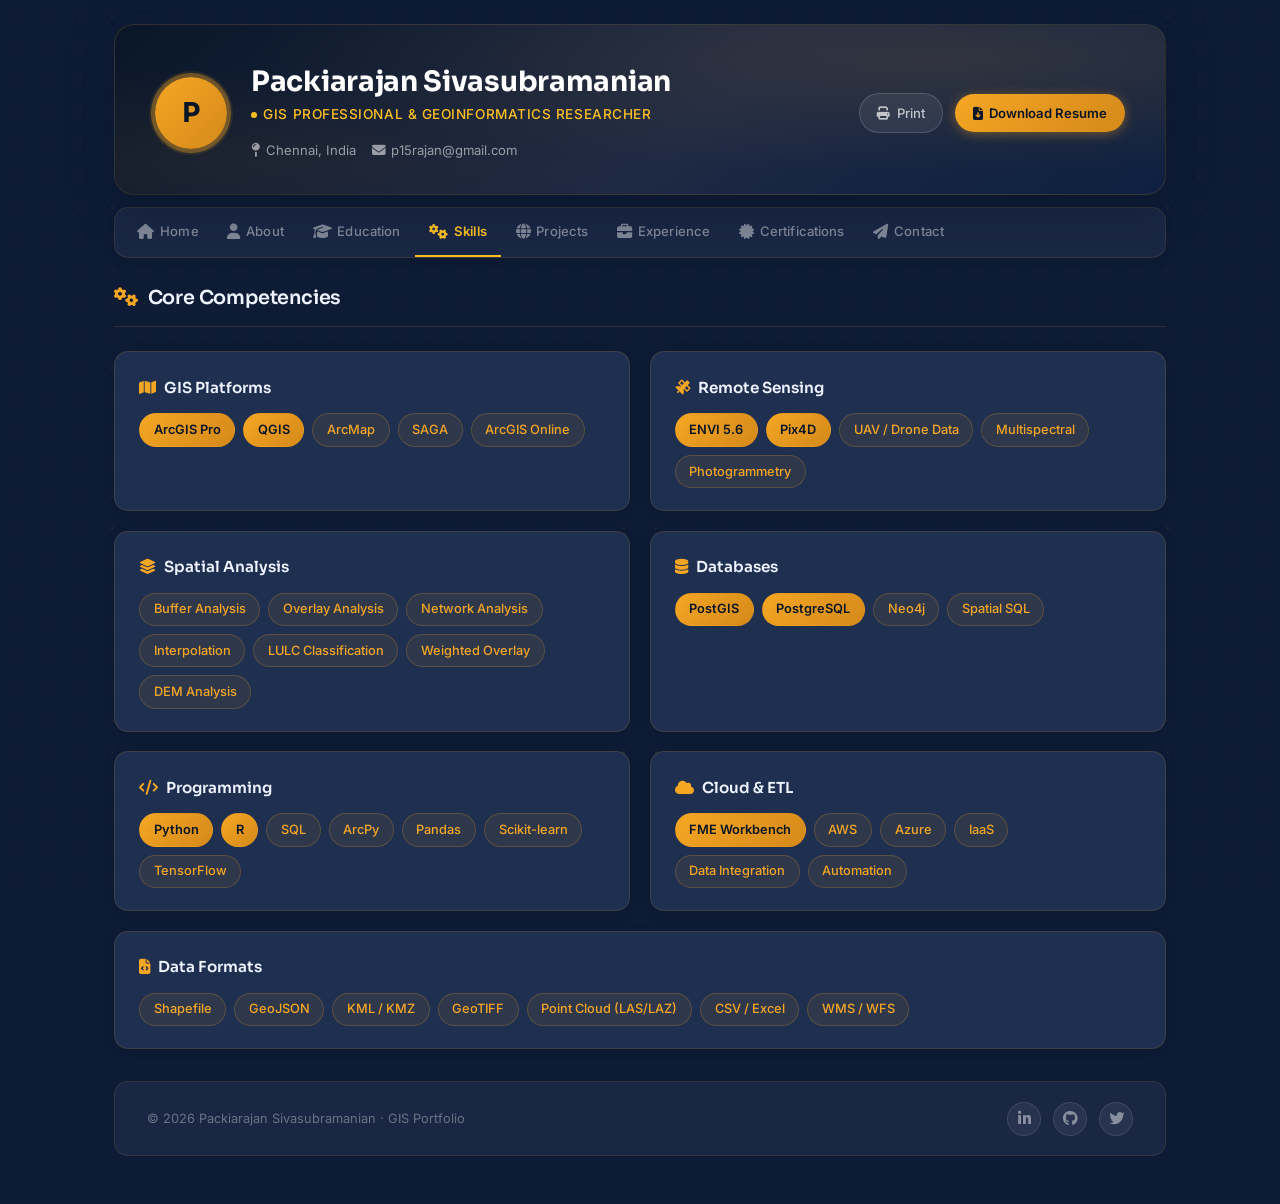
<file: skills.html>
<!DOCTYPE html>
<html lang="en">
<head>
  <meta charset="UTF-8" />
  <meta name="viewport" content="width=device-width, initial-scale=1.0" />
  <title>Skills · Packiarajan</title>
  <link rel="stylesheet" href="https://cdnjs.cloudflare.com/ajax/libs/font-awesome/6.4.0/css/all.min.css" />
  <link rel="stylesheet" href="css/style.css" />
</head>
<body>
<div class="page-shell">

  <header class="hero">
    <div class="hero-inner">
      <div class="hero-left">
        <div class="avatar">P</div>
        <div>
          <div class="hero-name">Packiarajan Sivasubramanian</div>
          <div class="hero-role">GIS Professional &amp; Geoinformatics Researcher</div>
          <div class="hero-meta">
            <span><i class="fas fa-map-pin"></i> Chennai, India</span>
            <a href="mailto:p15rajan@gmail.com"><i class="fas fa-envelope"></i> p15rajan@gmail.com</a>
          </div>
        </div>
      </div>
      <div class="hero-actions">
        <a href="#" onclick="window.print();return false;" class="btn btn-ghost"><i class="fas fa-print"></i> Print</a>
        <a href="#" class="btn btn-primary" id="downloadBtn"><i class="fas fa-file-arrow-down"></i> Download Resume</a>
      </div>
    </div>
  </header>

  <div class="nav-wrap">
    <nav>
      <a href="index.html"><i class="fas fa-home"></i> Home</a>
      <a href="about.html"><i class="fas fa-user"></i> About</a>
      <a href="education.html"><i class="fas fa-graduation-cap"></i> Education</a>
      <a href="skills.html" class="active"><i class="fas fa-cogs"></i> Skills</a>
      <a href="projects.html"><i class="fas fa-globe"></i> Projects</a>
      <a href="experience.html"><i class="fas fa-briefcase"></i> Experience</a>
      <a href="certifications.html"><i class="fas fa-certificate"></i> Certifications</a>
      <a href="contact.html"><i class="fas fa-paper-plane"></i> Contact</a>
    </nav>
  </div>

  <div class="section-header">
    <i class="fas fa-cogs"></i>
    <h2>Core Competencies</h2>
  </div>

  <div class="two-col" style="margin-bottom:1.2rem;">
    <div class="card">
      <h3><i class="fas fa-map"></i> GIS Platforms</h3>
      <div class="skill-tags">
        <span class="skill-tag primary">ArcGIS Pro</span>
        <span class="skill-tag primary">QGIS</span>
        <span class="skill-tag">ArcMap</span>
        <span class="skill-tag">SAGA</span>
        <span class="skill-tag">ArcGIS Online</span>
      </div>
    </div>
    <div class="card">
      <h3><i class="fas fa-satellite"></i> Remote Sensing</h3>
      <div class="skill-tags">
        <span class="skill-tag primary">ENVI 5.6</span>
        <span class="skill-tag primary">Pix4D</span>
        <span class="skill-tag">UAV / Drone Data</span>
        <span class="skill-tag">Multispectral</span>
        <span class="skill-tag">Photogrammetry</span>
      </div>
    </div>
  </div>

  <div class="two-col" style="margin-bottom:1.2rem;">
    <div class="card">
      <h3><i class="fas fa-layer-group"></i> Spatial Analysis</h3>
      <div class="skill-tags">
        <span class="skill-tag">Buffer Analysis</span>
        <span class="skill-tag">Overlay Analysis</span>
        <span class="skill-tag">Network Analysis</span>
        <span class="skill-tag">Interpolation</span>
        <span class="skill-tag">LULC Classification</span>
        <span class="skill-tag">Weighted Overlay</span>
        <span class="skill-tag">DEM Analysis</span>
      </div>
    </div>
    <div class="card">
      <h3><i class="fas fa-database"></i> Databases</h3>
      <div class="skill-tags">
        <span class="skill-tag primary">PostGIS</span>
        <span class="skill-tag primary">PostgreSQL</span>
        <span class="skill-tag">Neo4j</span>
        <span class="skill-tag">Spatial SQL</span>
      </div>
    </div>
  </div>

  <div class="two-col" style="margin-bottom:1.2rem;">
    <div class="card">
      <h3><i class="fas fa-code"></i> Programming</h3>
      <div class="skill-tags">
        <span class="skill-tag primary">Python</span>
        <span class="skill-tag primary">R</span>
        <span class="skill-tag">SQL</span>
        <span class="skill-tag">ArcPy</span>
        <span class="skill-tag">Pandas</span>
        <span class="skill-tag">Scikit-learn</span>
        <span class="skill-tag">TensorFlow</span>
      </div>
    </div>
    <div class="card">
      <h3><i class="fas fa-cloud"></i> Cloud &amp; ETL</h3>
      <div class="skill-tags">
        <span class="skill-tag primary">FME Workbench</span>
        <span class="skill-tag">AWS</span>
        <span class="skill-tag">Azure</span>
        <span class="skill-tag">IaaS</span>
        <span class="skill-tag">Data Integration</span>
        <span class="skill-tag">Automation</span>
      </div>
    </div>
  </div>

  <div class="card">
    <h3><i class="fas fa-file-code"></i> Data Formats</h3>
    <div class="skill-tags">
      <span class="skill-tag">Shapefile</span>
      <span class="skill-tag">GeoJSON</span>
      <span class="skill-tag">KML / KMZ</span>
      <span class="skill-tag">GeoTIFF</span>
      <span class="skill-tag">Point Cloud (LAS/LAZ)</span>
      <span class="skill-tag">CSV / Excel</span>
      <span class="skill-tag">WMS / WFS</span>
    </div>
  </div>

  <footer>
    <span>© 2026 Packiarajan Sivasubramanian · GIS Portfolio</span>
    <div class="social-links">
      <a href="#" title="LinkedIn"><i class="fab fa-linkedin-in"></i></a>
      <a href="#" title="GitHub"><i class="fab fa-github"></i></a>
      <a href="#" title="Twitter"><i class="fab fa-twitter"></i></a>
    </div>
  </footer>
</div>
<script>
(function(){
  document.getElementById("downloadBtn").addEventListener("click", function(e){
    e.preventDefault();
    var a = document.createElement("a");
    a.href = "Packiarajan_GIS_Resume.pdf";
    a.download = "Packiarajan_GIS_Resume.pdf";
    document.body.appendChild(a);
    a.click();
    document.body.removeChild(a);
  });
})();
</script>
</body>
</html>
</file>
<file: css/style.css>
/* ──────────────────────────────────────────────────────────
   PACKIARAJAN GIS PORTFOLIO — NAVY BLUE & GOLD THEME
   Inspired by: p15rajan.github.io/HomeTuition
   Palette: Deep Navy (#0a1628) + Golden Yellow (#f5a623)
            Mid Navy (#1a2744)  + Light gold (#fbbf24)
   Type: Sora (display) + Inter (body)
────────────────────────────────────────────────────────── */

@import url('https://fonts.googleapis.com/css2?family=Sora:wght@300;400;600;700&family=Inter:wght@300;400;500;600&display=swap');

:root {
  --navy-deep:   #0a1628;
  --navy-mid:    #1a2744;
  --navy-light:  #243356;
  --navy-card:   #1e2f50;
  --gold:        #f5a623;
  --gold-dark:   #d4891a;
  --gold-light:  #fbbf24;
  --gold-soft:   #fef3c7;
  --bg-main:     #0d1b35;
  --bg-card:     #1a2744;
  --text-primary:#f0f4ff;
  --text-body:   #c8d4ec;
  --text-muted:  #8a9dc0;
  --border:      rgba(245,166,35,0.15);
  --border-mid:  rgba(245,166,35,0.3);
  --shadow-sm:   0 2px 8px rgba(10,22,40,0.4);
  --shadow-hover:0 8px 32px rgba(245,166,35,0.18);
  --radius-sm:   8px;
  --radius-md:   14px;
  --radius-lg:   20px;
  --radius-pill: 999px;
}

*, *::before, *::after { box-sizing: border-box; margin: 0; padding: 0; }
html { scroll-behavior: smooth; }

body {
  font-family: 'Inter', sans-serif;
  background: var(--bg-main);
  color: var(--text-body);
  line-height: 1.7;
  font-size: 15px;
  min-height: 100vh;
}

/* ── DOT-GRID BACKGROUND (like the tuition site) ── */
body::before {
  content: '';
  position: fixed;
  inset: 0;
  background-image:
    radial-gradient(circle, rgba(245,166,35,0.12) 1px, transparent 1px);
  background-size: 32px 32px;
  pointer-events: none;
  z-index: 0;
}

.page-shell {
  position: relative;
  z-index: 1;
  max-width: 1100px;
  margin: 0 auto;
  padding: 0 1.5rem 3rem;
}

/* ══ HERO ══ */
.hero {
  background: linear-gradient(135deg, #0a1628 0%, #1a2744 55%, #0f2040 100%);
  border-radius: var(--radius-lg);
  padding: 2.5rem 2.5rem 2rem;
  margin: 1.5rem 0 0;
  position: relative;
  overflow: hidden;
  box-shadow: 0 8px 40px rgba(10,22,40,0.6);
  border: 1px solid rgba(245,166,35,0.15);
}

.hero::before {
  content: '';
  position: absolute;
  inset: 0;
  background-image:
    radial-gradient(ellipse at 80% 20%, rgba(245,166,35,0.12) 0%, transparent 60%),
    radial-gradient(ellipse at 10% 80%, rgba(212,137,26,0.07) 0%, transparent 50%);
  pointer-events: none;
}

.hero-inner {
  position: relative;
  display: flex;
  align-items: center;
  justify-content: space-between;
  gap: 2rem;
  flex-wrap: wrap;
}

.hero-left { display: flex; align-items: center; gap: 1.5rem; }

.avatar {
  width: 72px; height: 72px;
  border-radius: 50%;
  background: linear-gradient(135deg, #f5a623, #d4891a);
  display: flex; align-items: center; justify-content: center;
  font-family: 'Sora', sans-serif;
  font-size: 1.7rem; font-weight: 700; color: #0a1628;
  flex-shrink: 0;
  box-shadow: 0 0 0 3px rgba(245,166,35,0.35), 0 0 0 6px rgba(245,166,35,0.1);
  position: relative;
}

.avatar::after {
  content: '';
  position: absolute;
  inset: -4px;
  border-radius: 50%;
  border: 1.5px solid rgba(245,166,35,0.4);
  animation: pulse-ring 3s ease-in-out infinite;
}

@keyframes pulse-ring {
  0%, 100% { opacity: 0.6; transform: scale(1); }
  50%       { opacity: 0.2; transform: scale(1.08); }
}

.hero-name {
  font-family: 'Sora', sans-serif;
  font-size: 1.75rem;
  font-weight: 700;
  color: #ffffff;
  letter-spacing: -0.3px;
  line-height: 1.2;
}

.hero-role {
  margin-top: 0.3rem;
  font-size: 0.85rem;
  color: var(--gold-light);
  font-weight: 500;
  letter-spacing: 0.04em;
  text-transform: uppercase;
  display: flex;
  align-items: center;
  gap: 0.4rem;
}

.hero-role::before {
  content: '';
  width: 6px; height: 6px;
  background: var(--gold-light);
  border-radius: 50%;
  animation: blink 2s ease-in-out infinite;
}

@keyframes blink {
  0%, 100% { opacity: 1; }
  50%       { opacity: 0.3; }
}

.hero-meta {
  display: flex;
  flex-wrap: wrap;
  gap: 1rem;
  margin-top: 0.8rem;
}

.hero-meta a,
.hero-meta span {
  color: rgba(255,255,255,0.55);
  font-size: 0.82rem;
  display: flex;
  align-items: center;
  gap: 0.35rem;
  text-decoration: none;
  transition: color 0.2s;
}

.hero-meta a:hover { color: var(--gold-light); }
.hero-meta i { font-size: 0.85rem; }

.hero-actions {
  display: flex;
  align-items: center;
  gap: 0.75rem;
  flex-shrink: 0;
}

.btn {
  display: inline-flex; align-items: center; gap: 0.4rem;
  padding: 0.5rem 1.1rem;
  border-radius: var(--radius-pill);
  font-size: 0.82rem;
  font-weight: 500;
  font-family: 'Inter', sans-serif;
  cursor: pointer;
  transition: all 0.2s;
  text-decoration: none;
  border: none;
}

.btn-ghost {
  background: rgba(255,255,255,0.07);
  color: rgba(255,255,255,0.7);
  border: 1px solid rgba(255,255,255,0.15);
}
.btn-ghost:hover {
  background: rgba(255,255,255,0.13);
  color: white;
}

.btn-primary {
  background: linear-gradient(135deg, #f5a623, #d4891a);
  color: #0a1628;
  font-weight: 600;
  box-shadow: 0 2px 12px rgba(245,166,35,0.4);
}
.btn-primary:hover {
  transform: translateY(-1px);
  box-shadow: 0 4px 20px rgba(245,166,35,0.55);
}

/* ══ NAV ══ */
.nav-wrap {
  background: var(--navy-mid);
  border-radius: var(--radius-md);
  margin: 0.8rem 0 1.5rem;
  padding: 0 0.5rem;
  overflow-x: auto;
  scrollbar-width: none;
  box-shadow: var(--shadow-sm);
  border: 1px solid rgba(245,166,35,0.12);
}
.nav-wrap::-webkit-scrollbar { display: none; }

nav {
  display: flex;
  align-items: stretch;
  gap: 0;
  white-space: nowrap;
  min-width: max-content;
}

nav a {
  color: rgba(255,255,255,0.45);
  text-decoration: none;
  font-size: 0.82rem;
  font-weight: 500;
  padding: 0.75rem 0.9rem;
  display: flex;
  align-items: center;
  gap: 0.35rem;
  border-bottom: 2px solid transparent;
  transition: all 0.2s;
  letter-spacing: 0.01em;
}
nav a i { font-size: 0.95rem; }
nav a:hover {
  color: rgba(255,255,255,0.85);
  border-bottom-color: rgba(245,166,35,0.4);
}
nav a.active {
  color: var(--gold-light);
  border-bottom-color: var(--gold-light);
  font-weight: 600;
}

/* ══ SECTION HEADER ══ */
.section-header {
  display: flex;
  align-items: center;
  gap: 0.6rem;
  margin-bottom: 1.5rem;
  padding-bottom: 0.75rem;
  border-bottom: 1.5px solid var(--border);
}
.section-header i { font-size: 1.2rem; color: var(--gold); }
.section-header h2 {
  font-family: 'Sora', sans-serif;
  font-size: 1.2rem;
  font-weight: 600;
  color: var(--text-primary);
  letter-spacing: -0.2px;
}

/* ══ CARDS ══ */
.card-grid {
  display: grid;
  grid-template-columns: repeat(auto-fill, minmax(280px, 1fr));
  gap: 1rem;
  margin-bottom: 2rem;
}

.card {
  background: var(--navy-card);
  border: 1px solid var(--border);
  border-radius: var(--radius-md);
  padding: 1.4rem 1.5rem;
  box-shadow: var(--shadow-sm);
  transition: all 0.25s;
  position: relative;
  overflow: hidden;
}

.card::before {
  content: '';
  position: absolute;
  top: 0; left: 0; right: 0;
  height: 2px;
  background: linear-gradient(90deg, #f5a623, #d4891a);
  transform: scaleX(0);
  transform-origin: left;
  transition: transform 0.3s ease;
}

.card:hover {
  box-shadow: var(--shadow-hover);
  border-color: var(--border-mid);
  transform: translateY(-2px);
}
.card:hover::before { transform: scaleX(1); }

.card h3 {
  font-family: 'Sora', sans-serif;
  font-size: 0.95rem;
  font-weight: 600;
  color: var(--text-primary);
  display: flex;
  align-items: center;
  gap: 0.5rem;
}
.card h3 i { color: var(--gold); }
.card p { color: var(--text-muted); }

/* ══ STATS ══ */
.stats-grid {
  display: grid;
  grid-template-columns: repeat(5, 1fr);
  gap: 0.85rem;
  margin-bottom: 2rem;
}

.stat-card {
  background: var(--navy-card);
  border: 1px solid var(--border);
  border-radius: var(--radius-md);
  padding: 1.2rem 0.75rem;
  text-align: center;
  box-shadow: var(--shadow-sm);
  transition: all 0.25s;
}
.stat-card:hover {
  border-color: var(--border-mid);
  transform: translateY(-2px);
  box-shadow: 0 4px 20px rgba(245,166,35,0.15);
}
.stat-card i {
  font-size: 1.3rem;
  color: var(--gold);
  margin-bottom: 0.6rem;
  display: block;
}
.stat-card .number {
  font-family: 'Sora', sans-serif;
  font-size: 1.4rem;
  font-weight: 700;
  color: var(--text-primary);
  line-height: 1.1;
}
.stat-card .label {
  font-size: 0.73rem;
  color: var(--text-muted);
  margin-top: 0.25rem;
  text-transform: uppercase;
  letter-spacing: 0.04em;
}

/* ══ WELCOME BLOCK ══ */
.welcome-block {
  background: var(--navy-card);
  border: 1px solid var(--border);
  border-radius: var(--radius-md);
  padding: 1.4rem 1.6rem;
  margin-bottom: 1.5rem;
  box-shadow: var(--shadow-sm);
  font-size: 0.93rem;
  color: var(--text-body);
  line-height: 1.75;
}
.welcome-block strong { color: var(--gold-light); font-weight: 600; }

/* ══ ABOUT GRID ══ */
.about-grid { display: grid; grid-template-columns: 240px 1fr; gap: 1.5rem; }

.profile-card {
  background: linear-gradient(180deg, var(--navy-mid) 0%, #0f2040 100%);
  border-radius: var(--radius-md);
  padding: 1.8rem 1.4rem;
  text-align: center;
  color: white;
  border: 1px solid rgba(245,166,35,0.18);
}
.profile-card .big-avatar {
  width: 90px; height: 90px;
  border-radius: 50%;
  background: linear-gradient(135deg, #f5a623, #d4891a);
  display: flex; align-items: center; justify-content: center;
  font-family: 'Sora', sans-serif;
  font-size: 2rem; font-weight: 700; color: #0a1628;
  margin: 0 auto 1rem;
  box-shadow: 0 4px 20px rgba(245,166,35,0.4);
}
.profile-card h3 { font-family: 'Sora', sans-serif; font-size: 1rem; font-weight: 600; color: white; margin-bottom: 0.25rem; }
.profile-card .title { font-size: 0.78rem; color: var(--gold-light); text-transform: uppercase; letter-spacing: 0.06em; font-weight: 500; }
.contact-list { margin-top: 1.2rem; display: flex; flex-direction: column; gap: 0.6rem; }
.contact-list a { display: flex; align-items: center; gap: 0.6rem; font-size: 0.8rem; color: rgba(255,255,255,0.6); text-decoration: none; transition: color 0.2s; }
.contact-list a:hover { color: var(--gold-light); }
.contact-list i { color: var(--gold-light); font-size: 0.9rem; }

.highlight-list { list-style: none; padding: 0; display: flex; flex-direction: column; gap: 0.65rem; }
.highlight-list li { display: flex; align-items: flex-start; gap: 0.65rem; font-size: 0.88rem; color: var(--text-body); }
.highlight-list .tag {
  flex-shrink: 0;
  background: rgba(245,166,35,0.12);
  color: var(--gold);
  border: 1px solid rgba(245,166,35,0.3);
  border-radius: var(--radius-pill);
  padding: 0.15rem 0.6rem;
  font-size: 0.72rem;
  font-weight: 600;
  text-transform: uppercase;
  letter-spacing: 0.04em;
  margin-top: 0.1rem;
  white-space: nowrap;
}

/* ══ SKILLS ══ */
.skill-tags { display: flex; flex-wrap: wrap; gap: 0.5rem; margin-top: 0.8rem; }
.skill-tag {
  background: rgba(245,166,35,0.08);
  color: var(--gold);
  border: 1px solid rgba(245,166,35,0.22);
  border-radius: var(--radius-pill);
  padding: 0.3rem 0.85rem;
  font-size: 0.8rem;
  font-weight: 500;
  transition: all 0.2s;
}
.skill-tag:hover { background: var(--gold); color: #0a1628; border-color: var(--gold); }
.skill-tag.primary {
  background: linear-gradient(135deg, #f5a623, #d4891a);
  color: #0a1628;
  border-color: transparent;
  font-weight: 600;
}
.two-col { display: grid; grid-template-columns: 1fr 1fr; gap: 1.2rem; }

/* ══ PROJECTS ══ */
.project-card {
  background: var(--navy-card);
  border: 1px solid var(--border);
  border-radius: var(--radius-md);
  padding: 1.5rem 1.6rem;
  box-shadow: var(--shadow-sm);
  transition: all 0.25s;
  position: relative;
  overflow: hidden;
}
.project-card::before {
  content: '';
  position: absolute;
  top: 0; left: 0; right: 0;
  height: 3px;
  background: linear-gradient(90deg, #f5a623, #d4891a);
  transform: scaleX(0);
  transform-origin: left;
  transition: transform 0.3s ease;
}
.project-card:hover { box-shadow: var(--shadow-hover); border-color: var(--border-mid); transform: translateY(-2px); }
.project-card:hover::before { transform: scaleX(1); }
.project-card h3 { color: var(--text-primary); font-family: 'Sora', sans-serif; }
.project-card p { color: var(--text-body); }

.badge {
  display: inline-flex; align-items: center; gap: 0.3rem;
  background: rgba(245,166,35,0.12);
  color: var(--gold);
  border: 1px solid rgba(245,166,35,0.28);
  border-radius: var(--radius-pill);
  padding: 0.2rem 0.7rem;
  font-size: 0.75rem;
  font-weight: 600;
  text-transform: uppercase;
  letter-spacing: 0.04em;
}
.badge.amber { background: rgba(251,191,36,0.1); color: #fbbf24; border-color: rgba(251,191,36,0.28); }
.badge.green { background: rgba(16,185,129,0.12); color: #34d399; border-color: rgba(16,185,129,0.28); }

/* ══ TIMELINE (Experience) ══ */
.timeline { position: relative; padding-left: 2rem; }
.timeline::before {
  content: '';
  position: absolute;
  left: 7px; top: 0; bottom: 0;
  width: 2px;
  background: linear-gradient(180deg, var(--gold), rgba(245,166,35,0.1));
}
.timeline-item { position: relative; margin-bottom: 1.5rem; }
.timeline-dot {
  position: absolute;
  left: -2rem; top: 1.25rem;
  width: 16px; height: 16px;
  border-radius: 50%;
  background: linear-gradient(135deg, #f5a623, #d4891a);
  border: 2.5px solid var(--navy-deep);
  box-shadow: 0 0 0 3px rgba(245,166,35,0.25);
}

/* ══ CERTIFICATIONS ══ */
.cert-item {
  display: flex; align-items: center; gap: 1rem;
  padding: 0.9rem 1.2rem;
  border-radius: var(--radius-sm);
  border: 1px solid var(--border);
  background: var(--navy-card);
  transition: all 0.2s;
}
.cert-item:hover { border-color: var(--border-mid); box-shadow: var(--shadow-sm); transform: translateX(4px); }
.cert-icon {
  width: 40px; height: 40px;
  border-radius: 10px;
  background: rgba(245,166,35,0.12);
  display: flex; align-items: center; justify-content: center;
  flex-shrink: 0;
}
.cert-icon i { color: var(--gold); font-size: 1.1rem; }
.cert-item h4 { font-size: 0.88rem; font-weight: 600; color: var(--text-primary); }
.cert-item p { font-size: 0.78rem; color: var(--text-muted); margin-top: 0.1rem; }

/* ══ CONTACT ══ */
.contact-grid { display: grid; grid-template-columns: 1fr 1.4fr; gap: 1.5rem; }
.contact-info-item {
  display: flex; align-items: flex-start; gap: 0.9rem;
  padding: 0.8rem 0;
  border-bottom: 1px solid var(--border);
}
.contact-info-item:last-child { border-bottom: none; }
.contact-icon {
  width: 36px; height: 36px;
  border-radius: 9px;
  background: rgba(245,166,35,0.12);
  display: flex; align-items: center; justify-content: center;
  flex-shrink: 0;
}
.contact-icon i { color: var(--gold); }
.contact-info-item strong { display: block; font-size: 0.8rem; color: var(--text-muted); font-weight: 500; text-transform: uppercase; letter-spacing: 0.04em; }
.contact-info-item span, .contact-info-item a { font-size: 0.9rem; color: var(--text-primary); text-decoration: none; }
.contact-info-item a:hover { color: var(--gold); }

.form-group { margin-bottom: 1.1rem; }
.form-group label { display: block; font-size: 0.8rem; font-weight: 600; color: var(--text-body); margin-bottom: 0.4rem; text-transform: uppercase; letter-spacing: 0.04em; }
.form-group input, .form-group textarea {
  width: 100%; padding: 0.7rem 1rem;
  border: 1.5px solid var(--border);
  border-radius: var(--radius-sm);
  background: rgba(26,39,68,0.8);
  font-family: 'Inter', sans-serif;
  font-size: 0.9rem; color: var(--text-primary);
  transition: border-color 0.2s, box-shadow 0.2s;
  outline: none;
}
.form-group input:focus, .form-group textarea:focus {
  border-color: var(--gold);
  box-shadow: 0 0 0 3px rgba(245,166,35,0.12);
}
.form-group textarea { resize: vertical; min-height: 100px; }

.btn-submit {
  width: 100%; padding: 0.75rem;
  border-radius: var(--radius-pill);
  background: linear-gradient(135deg, #f5a623, #d4891a);
  color: #0a1628;
  font-family: 'Inter', sans-serif;
  font-size: 0.9rem; font-weight: 700;
  border: none; cursor: pointer;
  display: flex; align-items: center; justify-content: center; gap: 0.5rem;
  transition: all 0.2s;
  box-shadow: 0 2px 12px rgba(245,166,35,0.4);
}
.btn-submit:hover { transform: translateY(-1px); box-shadow: 0 4px 20px rgba(245,166,35,0.55); }

/* ══ EDUCATION ══ */
.edu-card {
  position: relative;
  border-left: 3px solid var(--gold);
  border-radius: 0 var(--radius-md) var(--radius-md) 0;
}

/* ══ FOOTER ══ */
footer {
  background: var(--navy-mid);
  border-radius: var(--radius-md);
  margin-top: 2rem;
  padding: 1.2rem 2rem;
  display: flex; align-items: center; justify-content: space-between;
  border: 1px solid rgba(245,166,35,0.12);
}
footer span { font-size: 0.8rem; color: rgba(255,255,255,0.35); }
.social-links { display: flex; gap: 0.75rem; }
.social-links a {
  width: 34px; height: 34px;
  border-radius: 50%;
  background: rgba(255,255,255,0.06);
  display: flex; align-items: center; justify-content: center;
  color: rgba(255,255,255,0.45);
  text-decoration: none;
  transition: all 0.2s;
  border: 1px solid rgba(255,255,255,0.1);
  font-size: 0.95rem;
}
.social-links a:hover { background: rgba(245,166,35,0.2); color: var(--gold-light); border-color: rgba(245,166,35,0.4); }

/* ══ RESPONSIVE ══ */
@media (max-width: 768px) {
  .hero-inner { flex-direction: column; align-items: flex-start; gap: 1.2rem; }
  .stats-grid { grid-template-columns: repeat(3, 1fr); }
  .about-grid { grid-template-columns: 1fr; }
  .two-col { grid-template-columns: 1fr; }
  .contact-grid { grid-template-columns: 1fr; }
  .hero-name { font-size: 1.35rem; }
  .hero { padding: 1.8rem 1.5rem 1.5rem; }
}
@media (max-width: 480px) {
  .page-shell { padding: 0 0.8rem 2rem; }
  .stats-grid { grid-template-columns: repeat(2, 1fr); }
  .card-grid { grid-template-columns: 1fr; }
}

/* ══ PROJECT TABS ══ */
.proj-tabs {
  display: flex;
  gap: 0.6rem;
  margin-bottom: 1.5rem;
  flex-wrap: wrap;
}

.proj-tab {
  display: inline-flex;
  align-items: center;
  gap: 0.45rem;
  padding: 0.55rem 1.3rem;
  border-radius: var(--radius-pill);
  font-family: 'Inter', sans-serif;
  font-size: 0.85rem;
  font-weight: 600;
  cursor: pointer;
  border: 1.5px solid var(--border-mid);
  background: var(--navy-card);
  color: var(--text-muted);
  transition: all 0.2s;
}

.proj-tab:hover {
  border-color: var(--gold);
  color: var(--gold-light);
  background: rgba(245,166,35,0.08);
}

.proj-tab.active {
  background: linear-gradient(135deg, #f5a623, #d4891a);
  color: #0a1628;
  border-color: transparent;
  box-shadow: 0 3px 14px rgba(245,166,35,0.35);
}

@media print {
  body::before { display: none; }
  .nav-wrap, .hero-actions, footer .social-links { display: none; }
  .card:hover { transform: none; box-shadow: none; }
}
</file>
